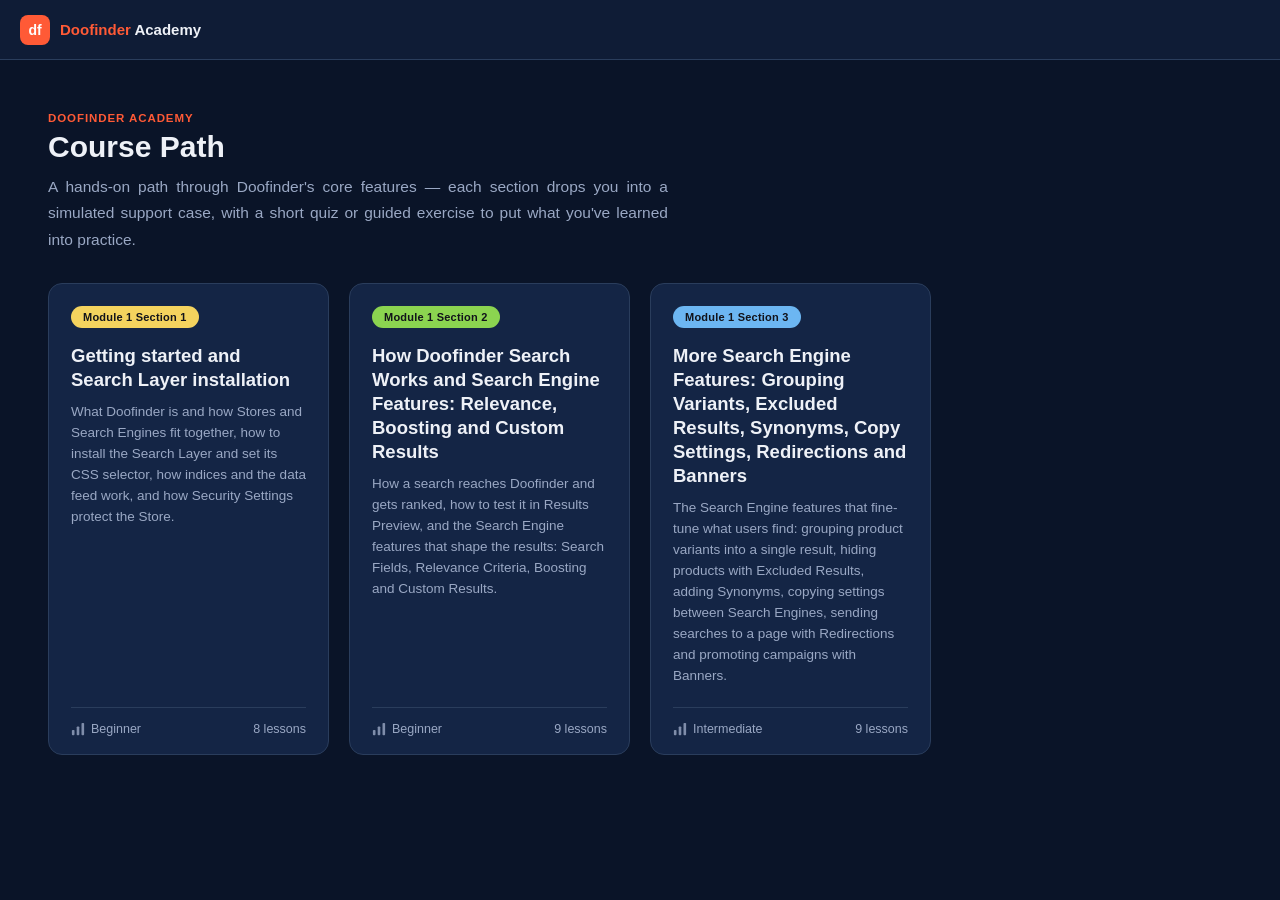
<file: academy/index.html>
<!DOCTYPE html>
<html lang="en">
<head>
<meta charset="UTF-8">
<meta name="viewport" content="width=device-width, initial-scale=1.0">
<title>Doofinder Academy</title>
<link rel="stylesheet" href="css/style.css?v=252">
</head>
<body>
<div id="app">

  <header class="topbar">
    <div class="brand">
      <div class="brand-mark">df</div>
      <div class="brand-name"><span>Doofinder</span> Academy</div>
    </div>
  </header>

  <div class="layout">
    <main class="main"><div class="main-inner home-inner">

      <div class="eyebrow">DOOFINDER ACADEMY</div>
      <h1 class="page-title">Course Path</h1>
      <p class="home-hero">A hands-on path through Doofinder's core features — each section drops you into a simulated support case, with a short quiz or guided exercise to put what you've learned into practice.</p>

      <div class="course-grid">
        <a class="course-card" href="section1.html">
          <span class="course-card-pill course-card-pill-yellow">Module 1 Section 1</span>
          <h3 class="course-card-title">Getting started and Search Layer installation</h3>
          <p class="course-card-desc">What Doofinder is and how Stores and Search Engines fit together, how to install the Search Layer and set its CSS selector, how indices and the data feed work, and how Security Settings protect the Store.</p>
          <div class="course-card-footer">
            <span class="course-card-level"><svg viewBox="0 0 16 16" fill="none"><rect x="1" y="9" width="3" height="6" rx="1" fill="currentColor"/><rect x="6.5" y="5" width="3" height="10" rx="1" fill="currentColor"/><rect x="12" y="1" width="3" height="14" rx="1" fill="currentColor"/></svg> Beginner</span>
            <span class="course-card-lessons">8 lessons</span>
          </div>
        </a>

        <a class="course-card" href="section2.html">
          <span class="course-card-pill course-card-pill-green">Module 1 Section 2</span>
          <h3 class="course-card-title">How Doofinder Search Works and Search Engine Features: Relevance, Boosting and Custom Results</h3>
          <p class="course-card-desc">How a search reaches Doofinder and gets ranked, how to test it in Results Preview, and the Search Engine features that shape the results: Search Fields, Relevance Criteria, Boosting and Custom Results.</p>
          <div class="course-card-footer">
            <span class="course-card-level"><svg viewBox="0 0 16 16" fill="none"><rect x="1" y="9" width="3" height="6" rx="1" fill="currentColor"/><rect x="6.5" y="5" width="3" height="10" rx="1" fill="currentColor"/><rect x="12" y="1" width="3" height="14" rx="1" fill="currentColor"/></svg> Beginner</span>
            <span class="course-card-lessons">9 lessons</span>
          </div>
        </a>

        <a class="course-card" href="section3.html">
          <span class="course-card-pill course-card-pill-blue">Module 1 Section 3</span>
          <h3 class="course-card-title">More Search Engine Features: Grouping Variants, Excluded Results, Synonyms, Copy Settings, Redirections and Banners</h3>
          <p class="course-card-desc">The Search Engine features that fine-tune what users find: grouping product variants into a single result, hiding products with Excluded Results, adding Synonyms, copying settings between Search Engines, sending searches to a page with Redirections and promoting campaigns with Banners.</p>
          <div class="course-card-footer">
            <span class="course-card-level"><svg viewBox="0 0 16 16" fill="none"><rect x="1" y="9" width="3" height="6" rx="1" fill="currentColor"/><rect x="6.5" y="5" width="3" height="10" rx="1" fill="currentColor"/><rect x="12" y="1" width="3" height="14" rx="1" fill="currentColor"/></svg> Intermediate</span>
            <span class="course-card-lessons">9 lessons</span>
          </div>
        </a>
      </div>

    </div></main>
  </div>

</div>
</body>
</html>
</file>
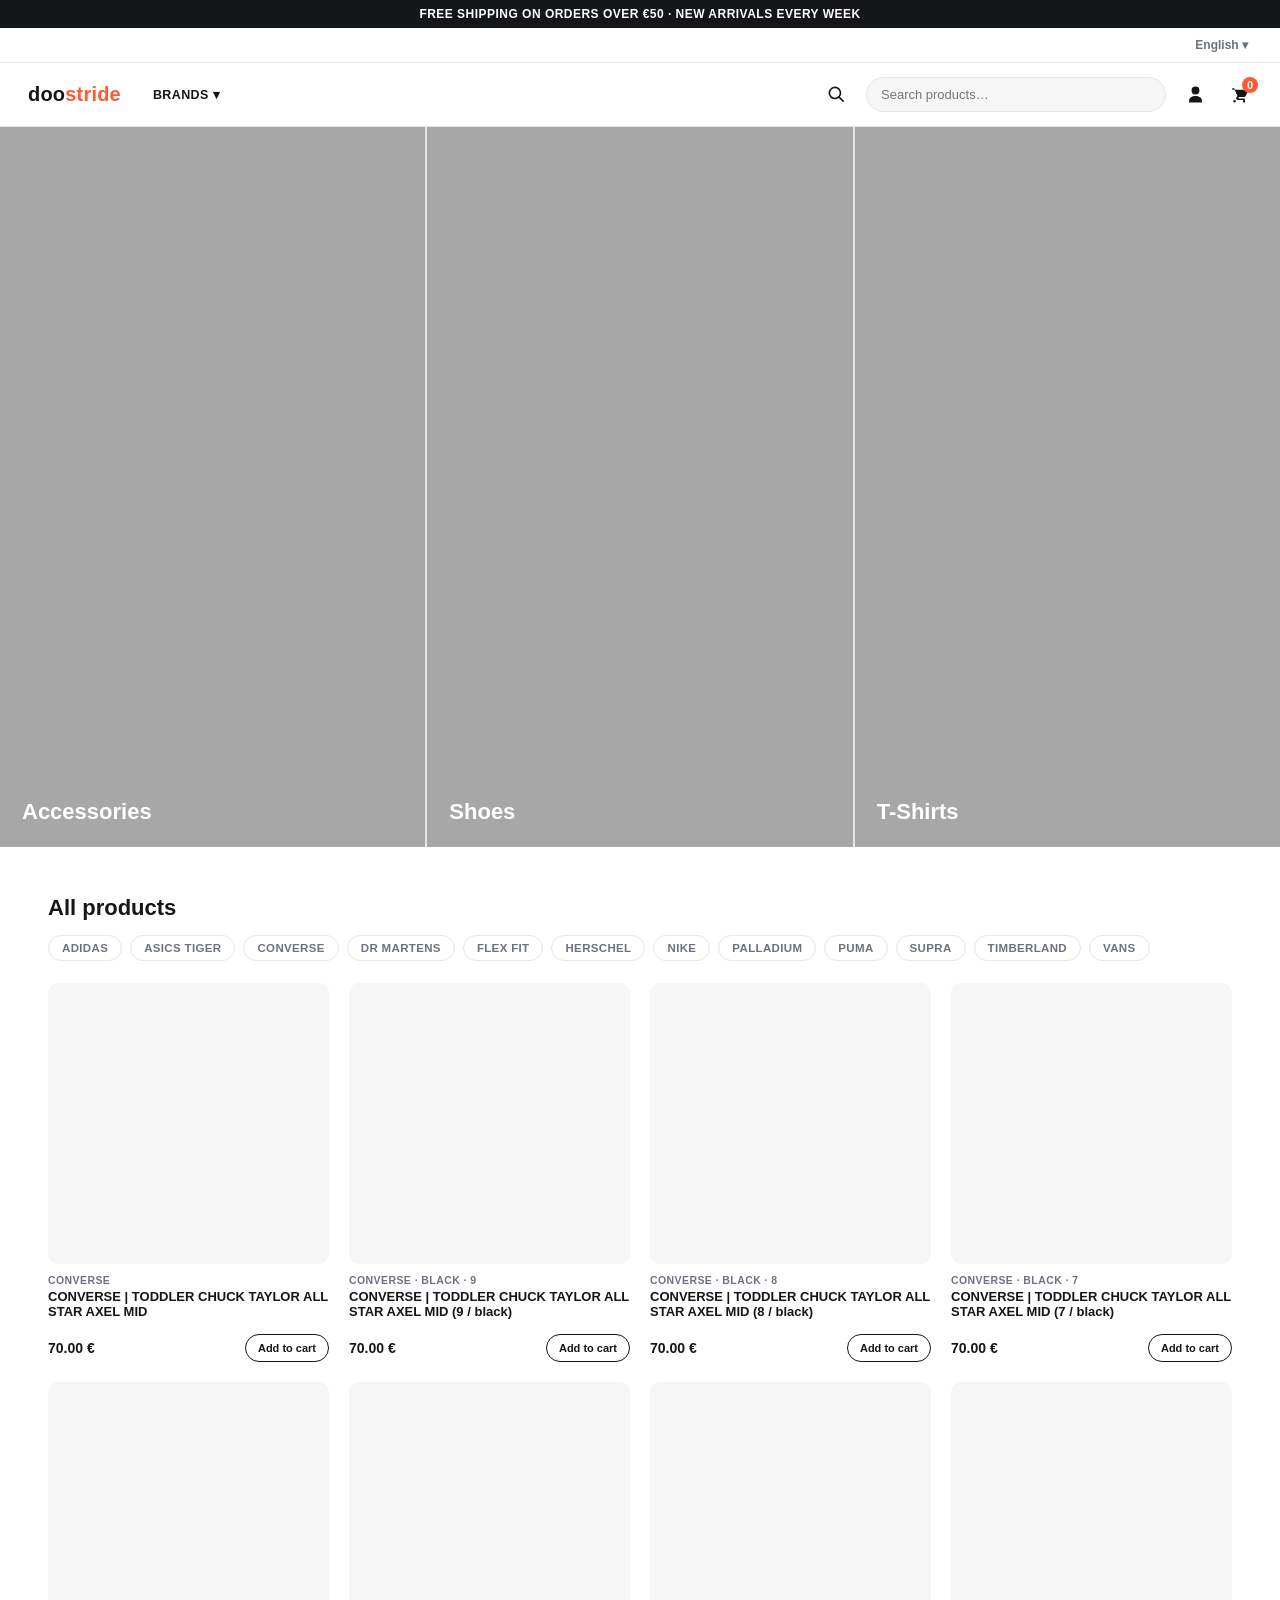
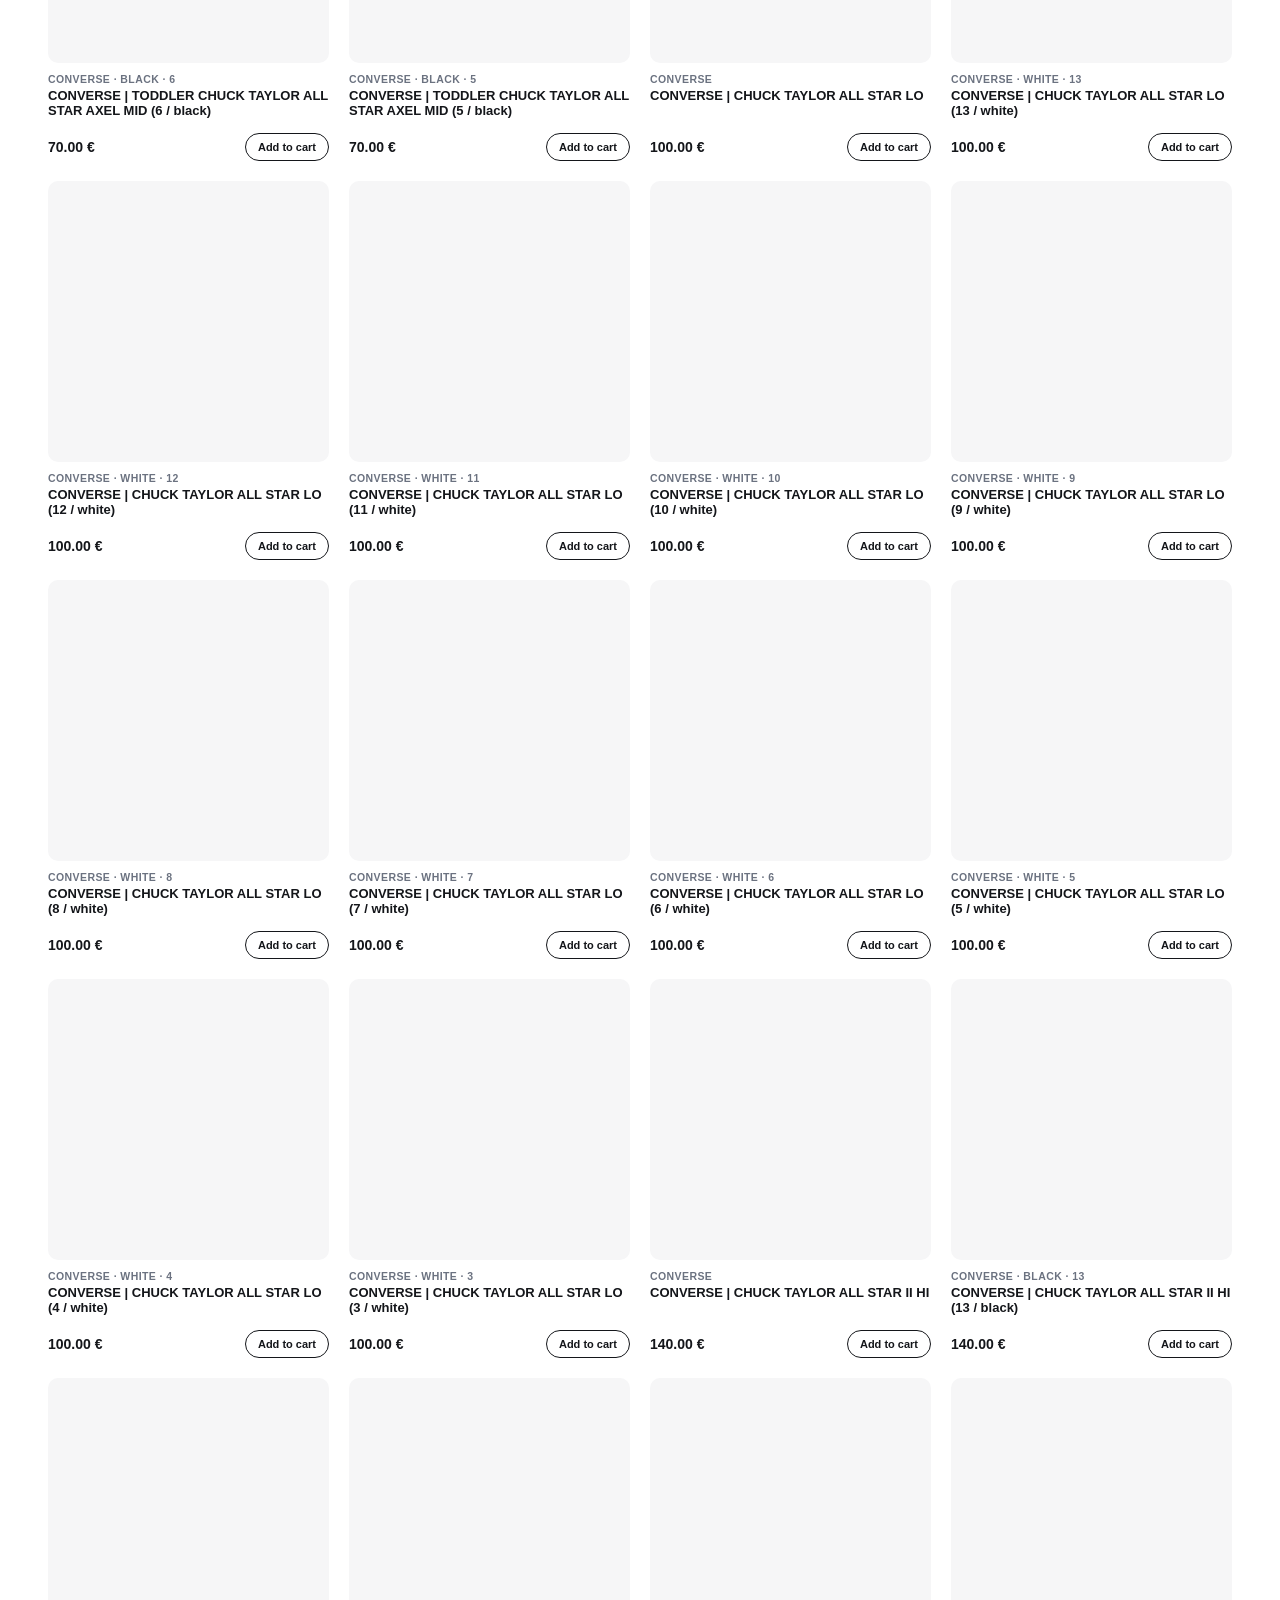
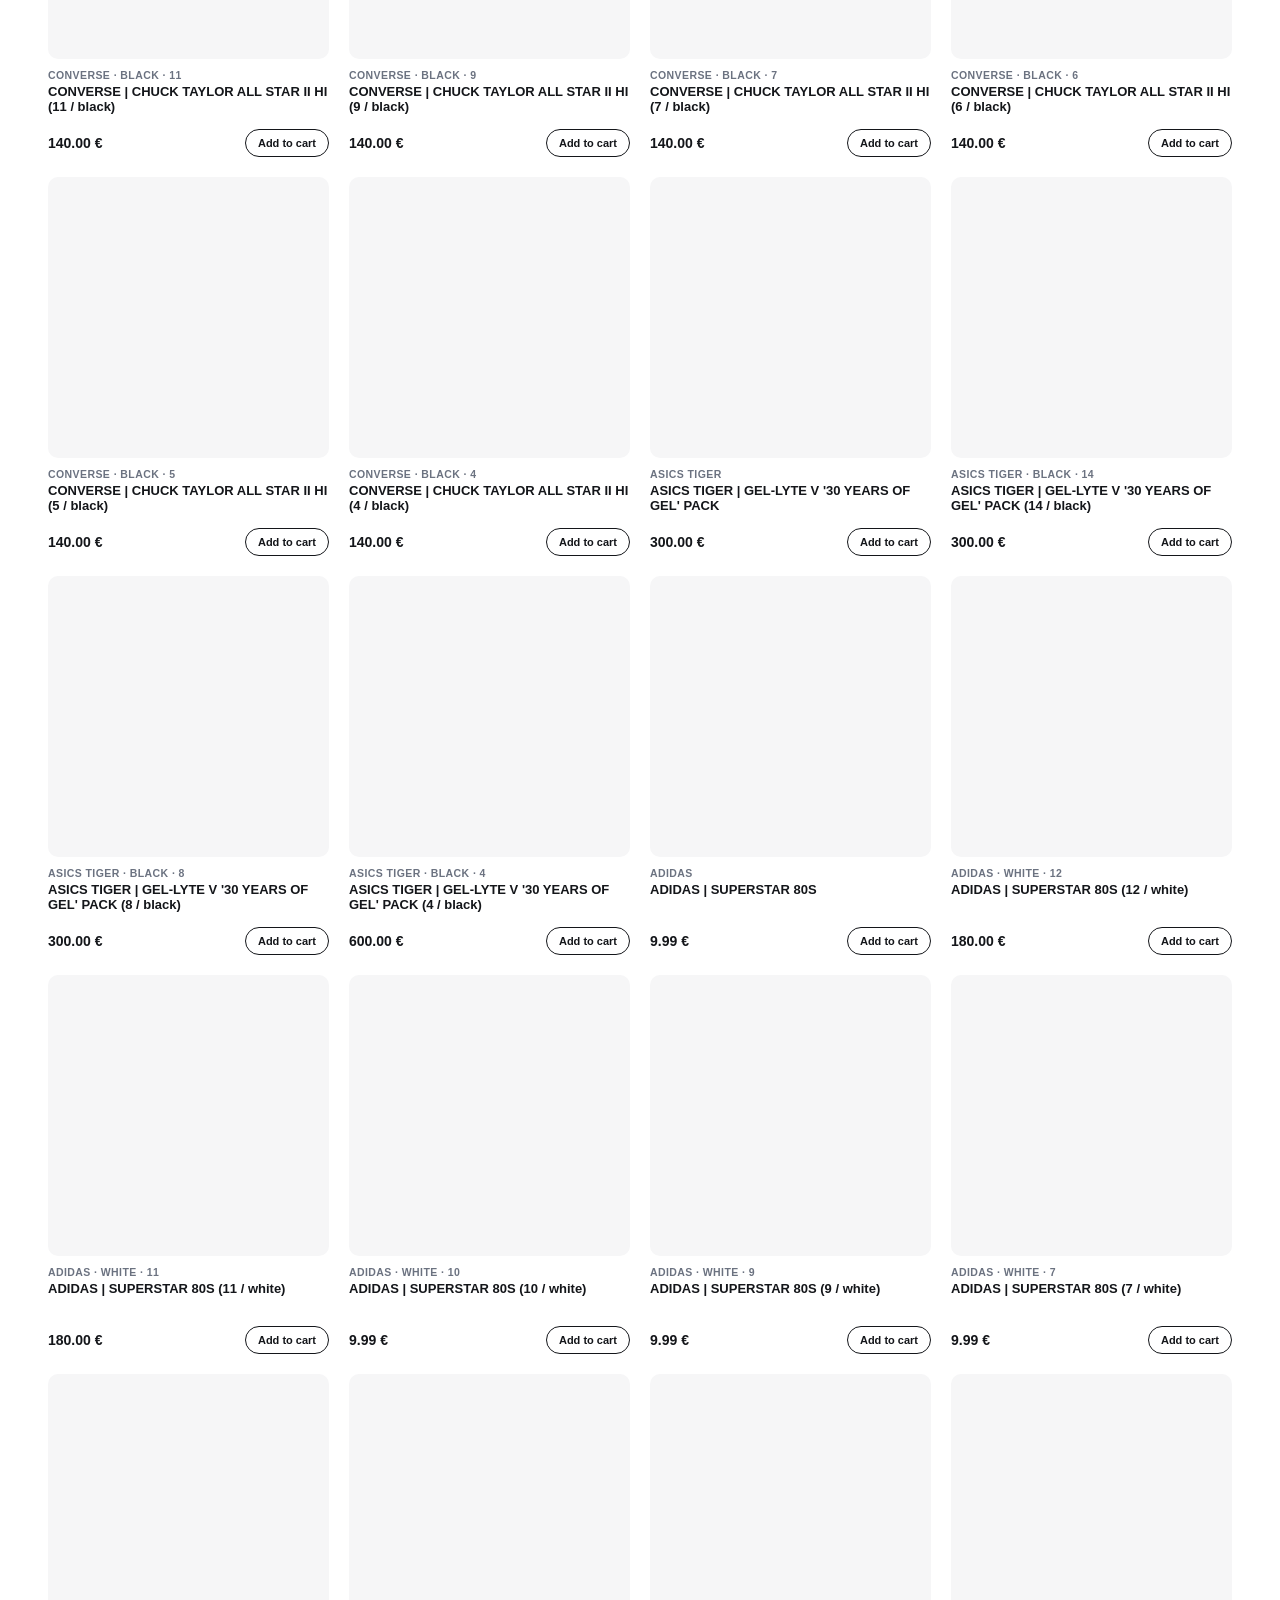
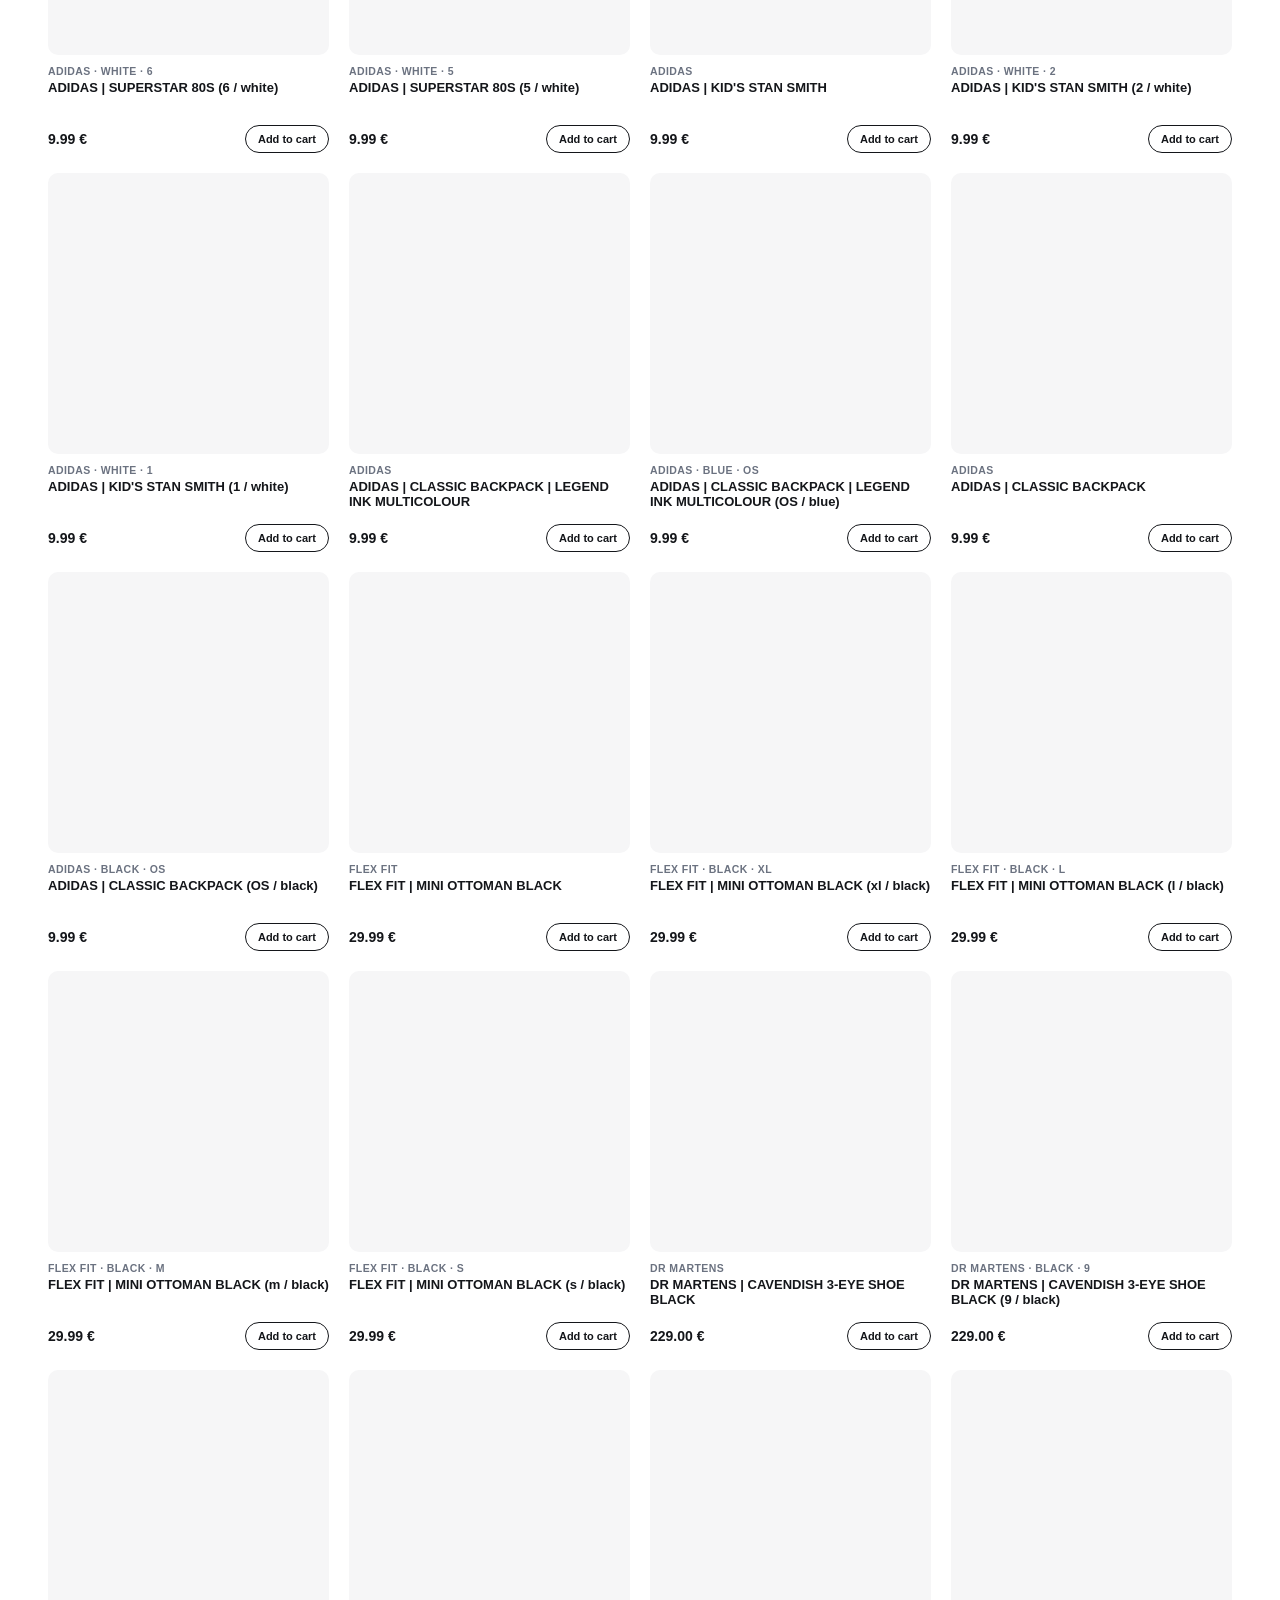
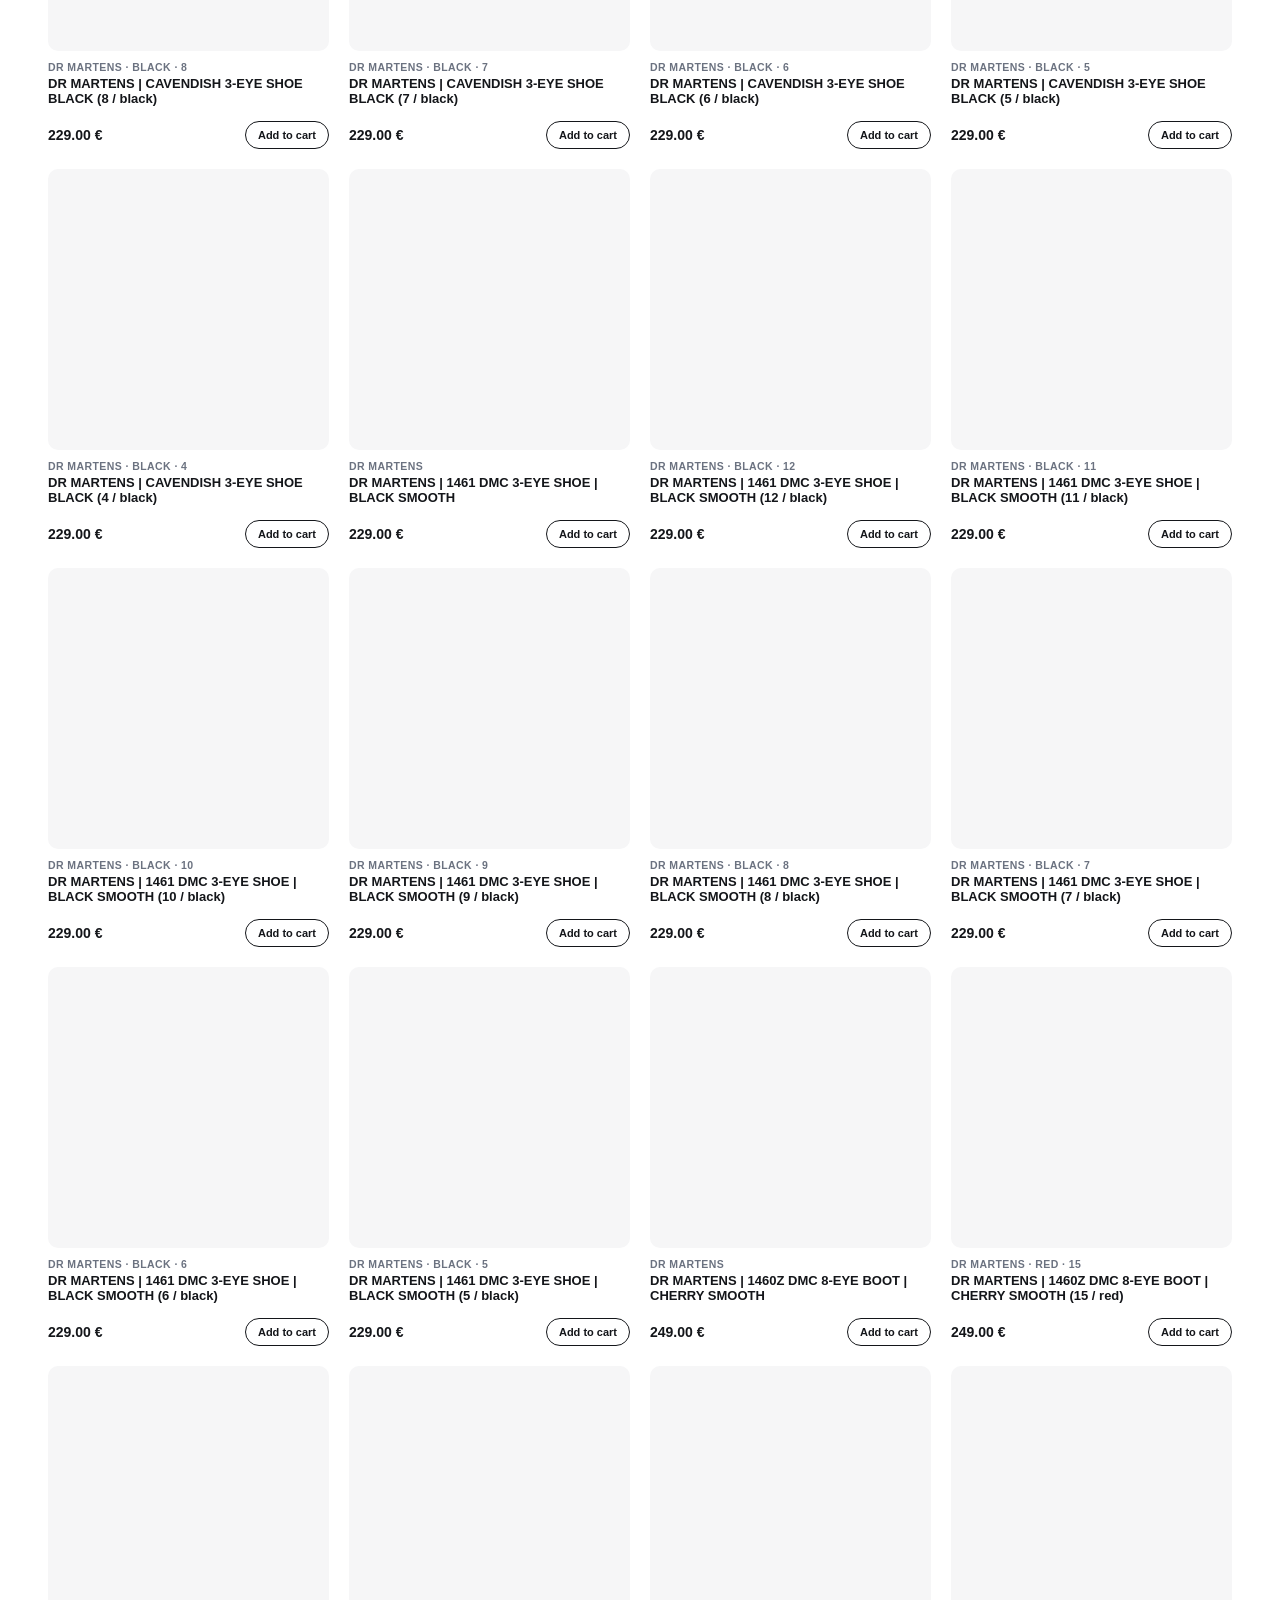
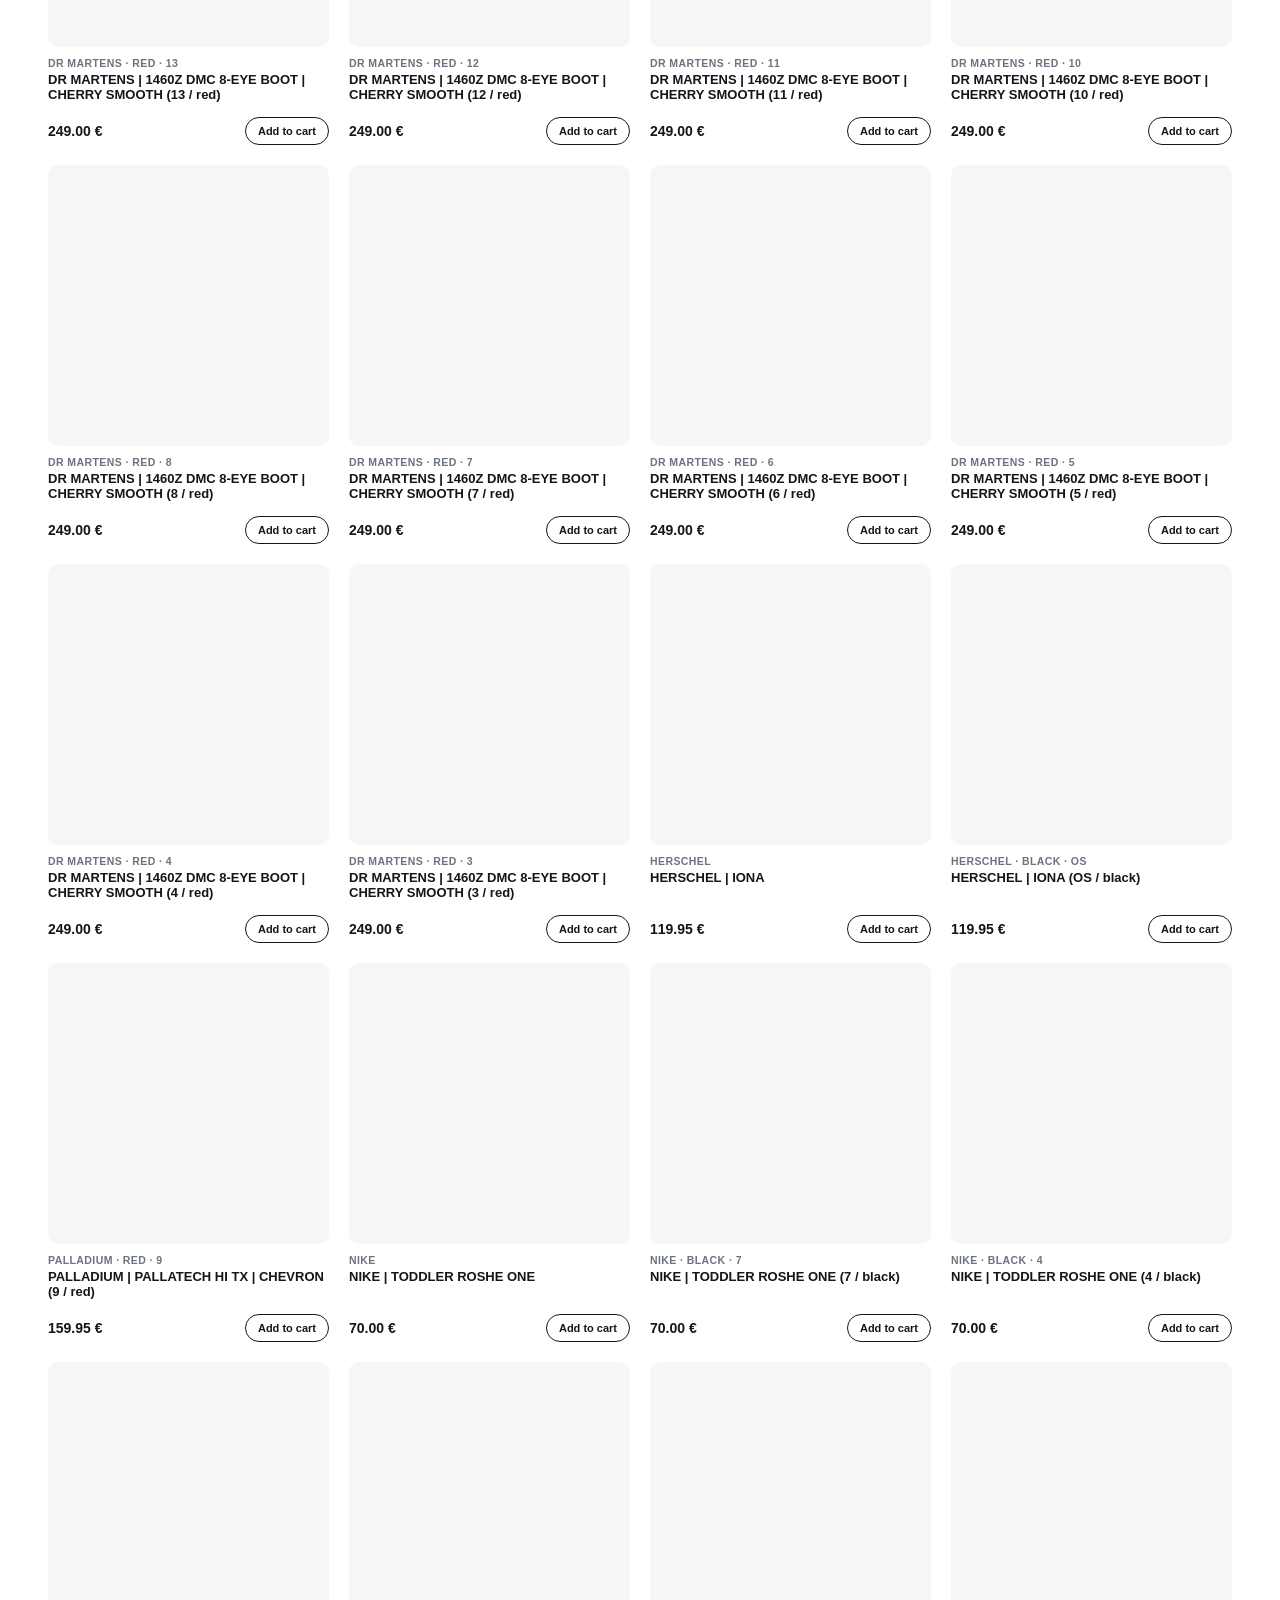
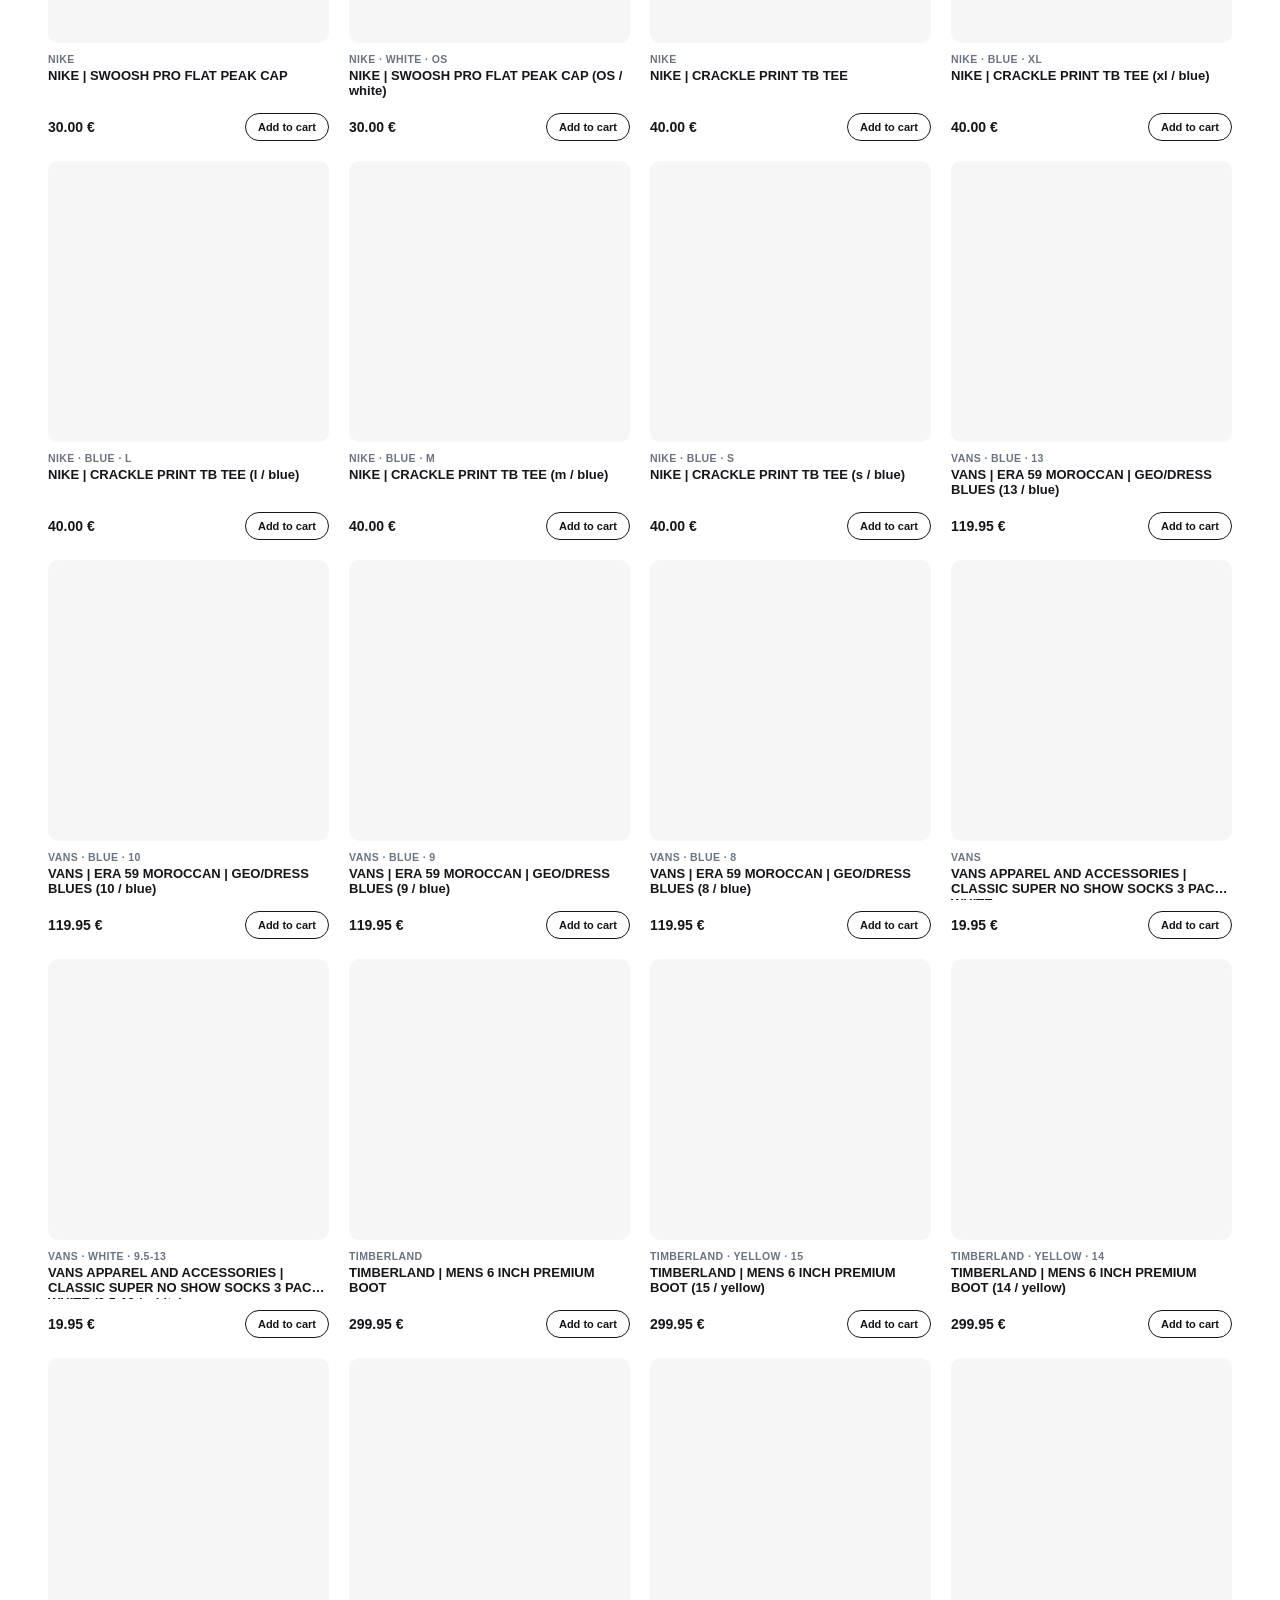
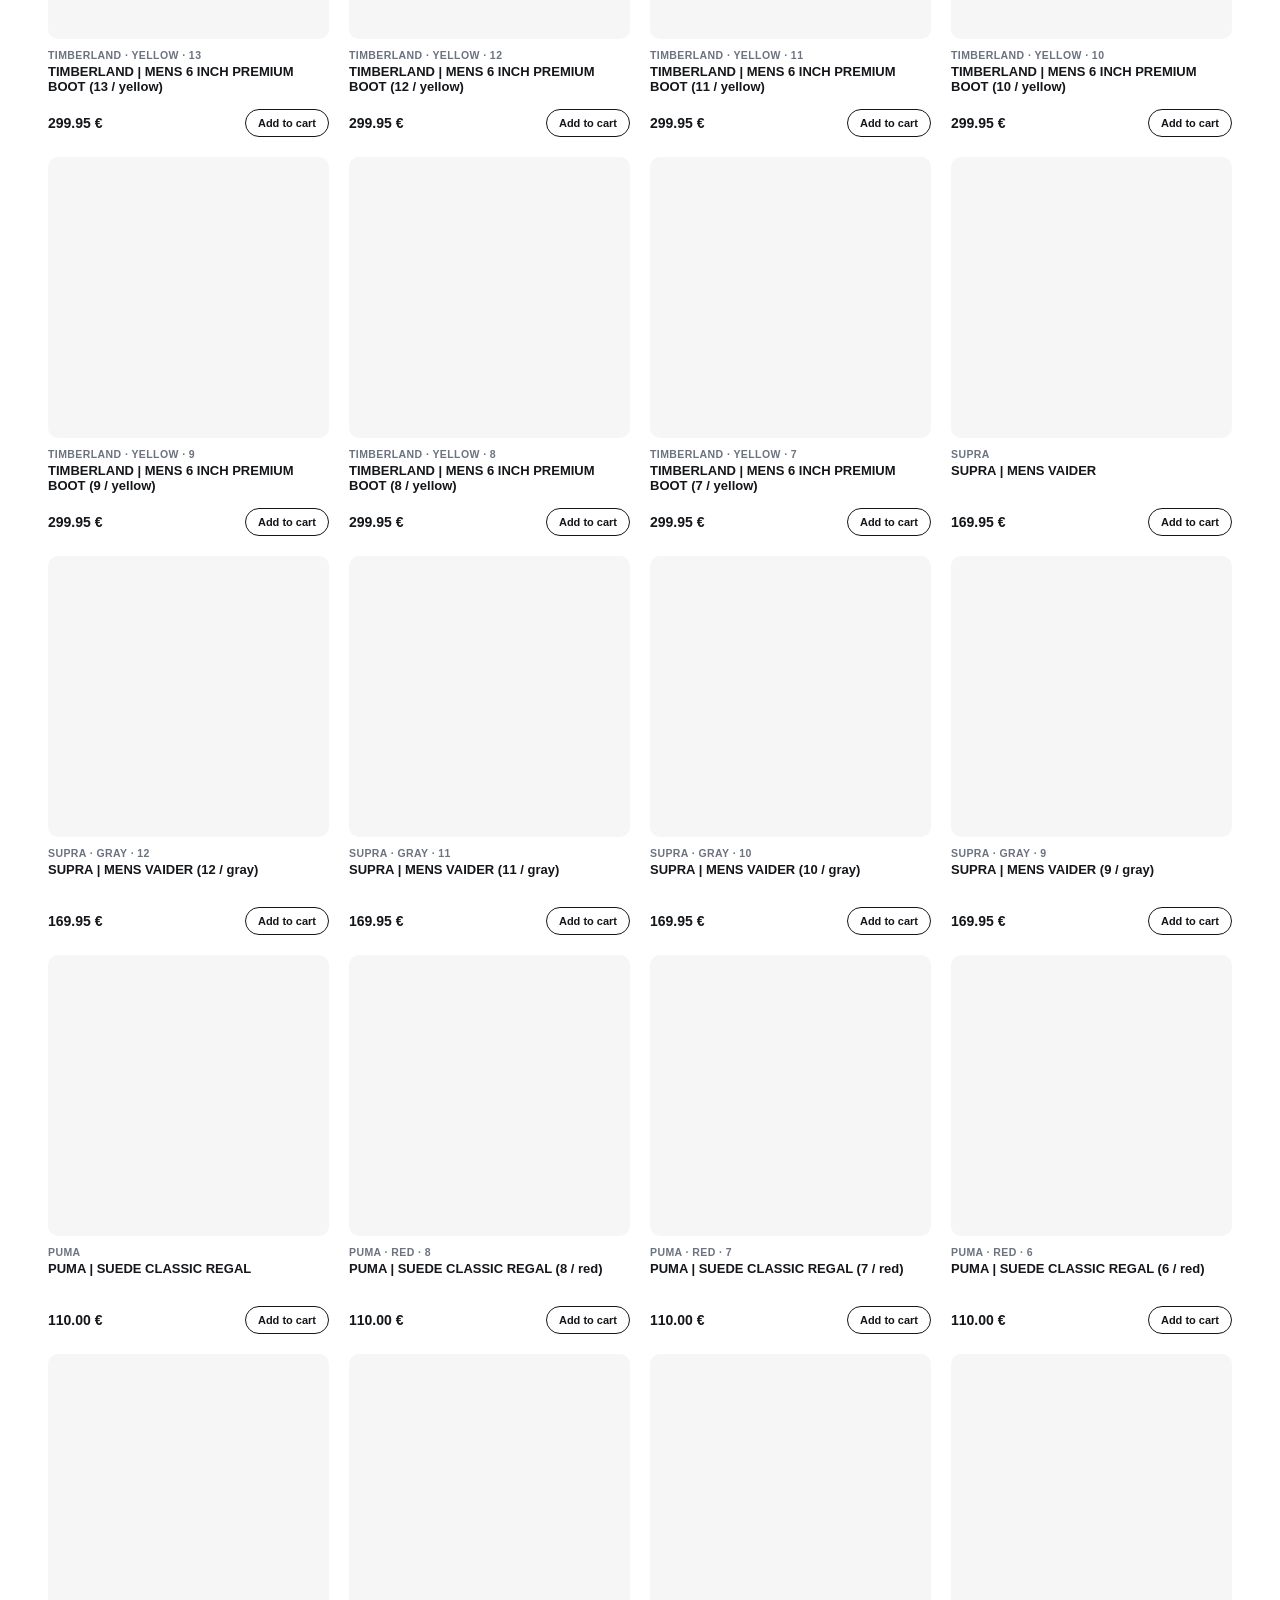
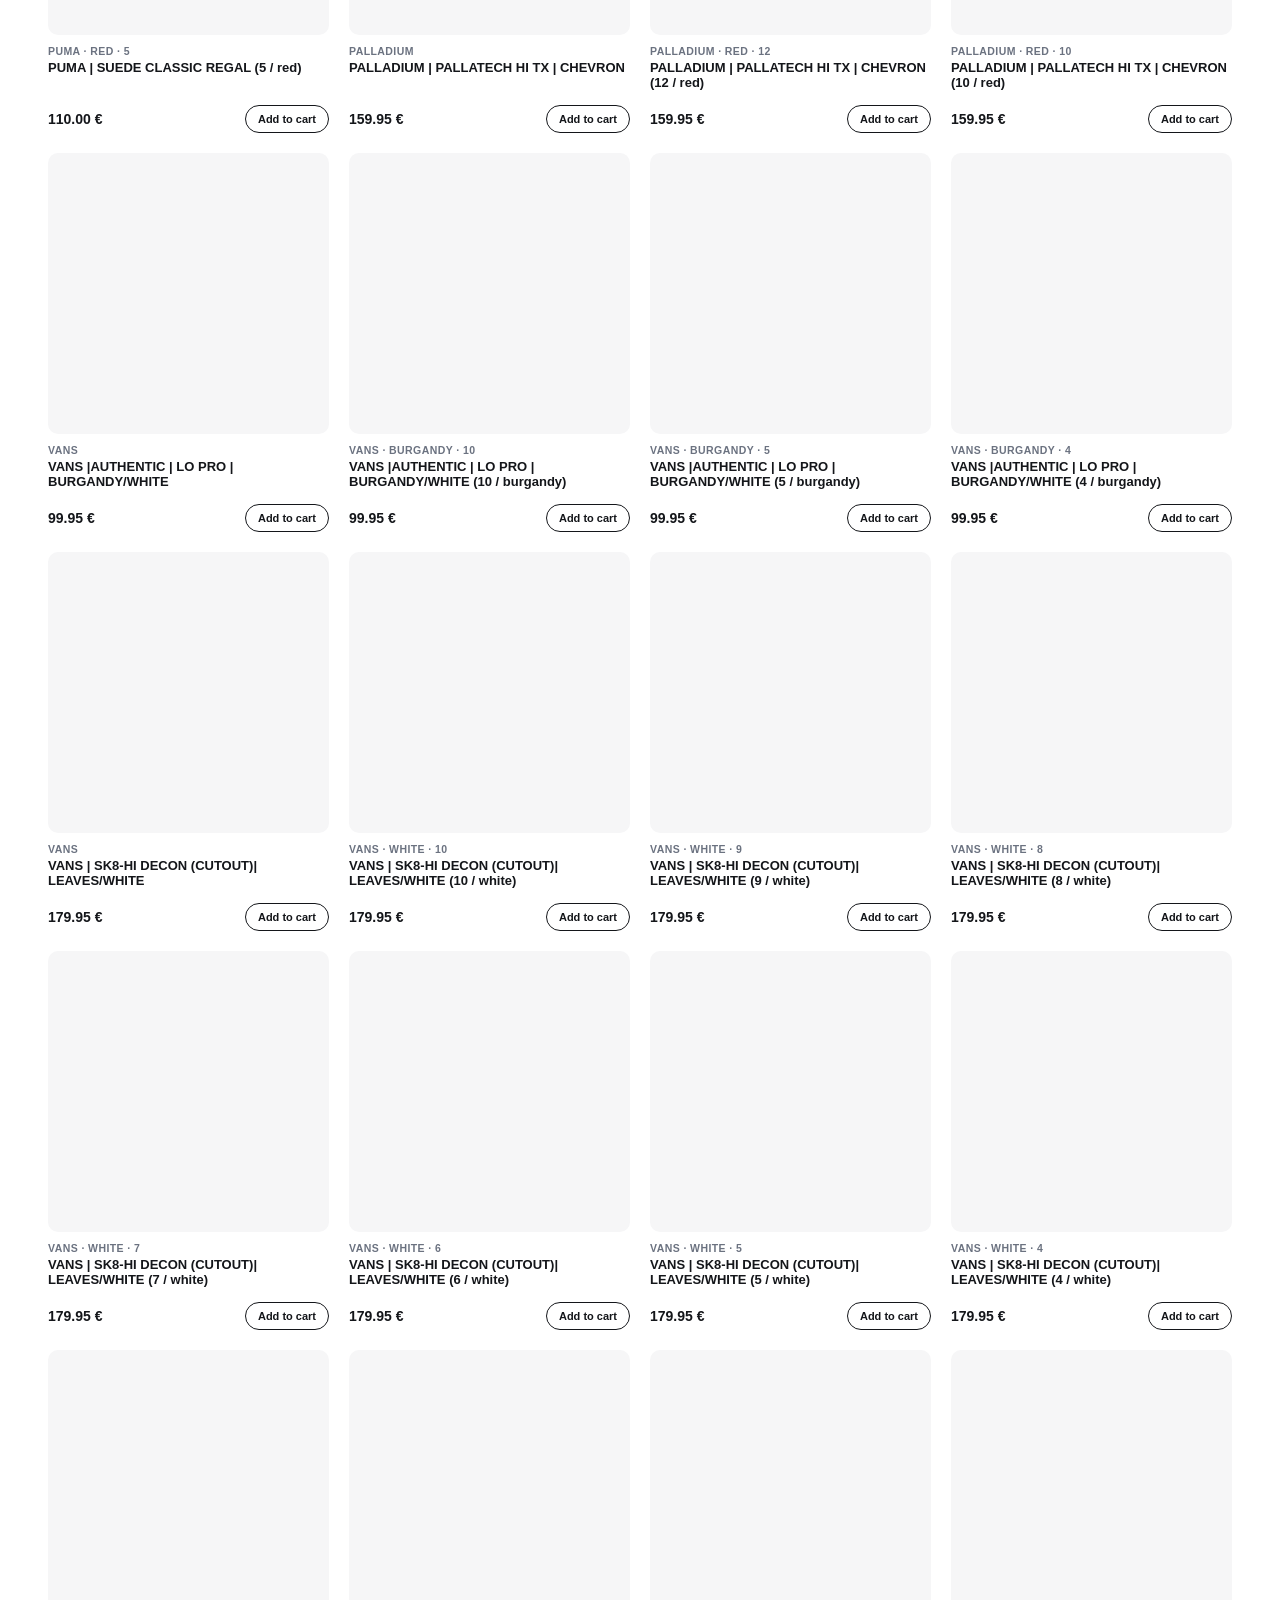
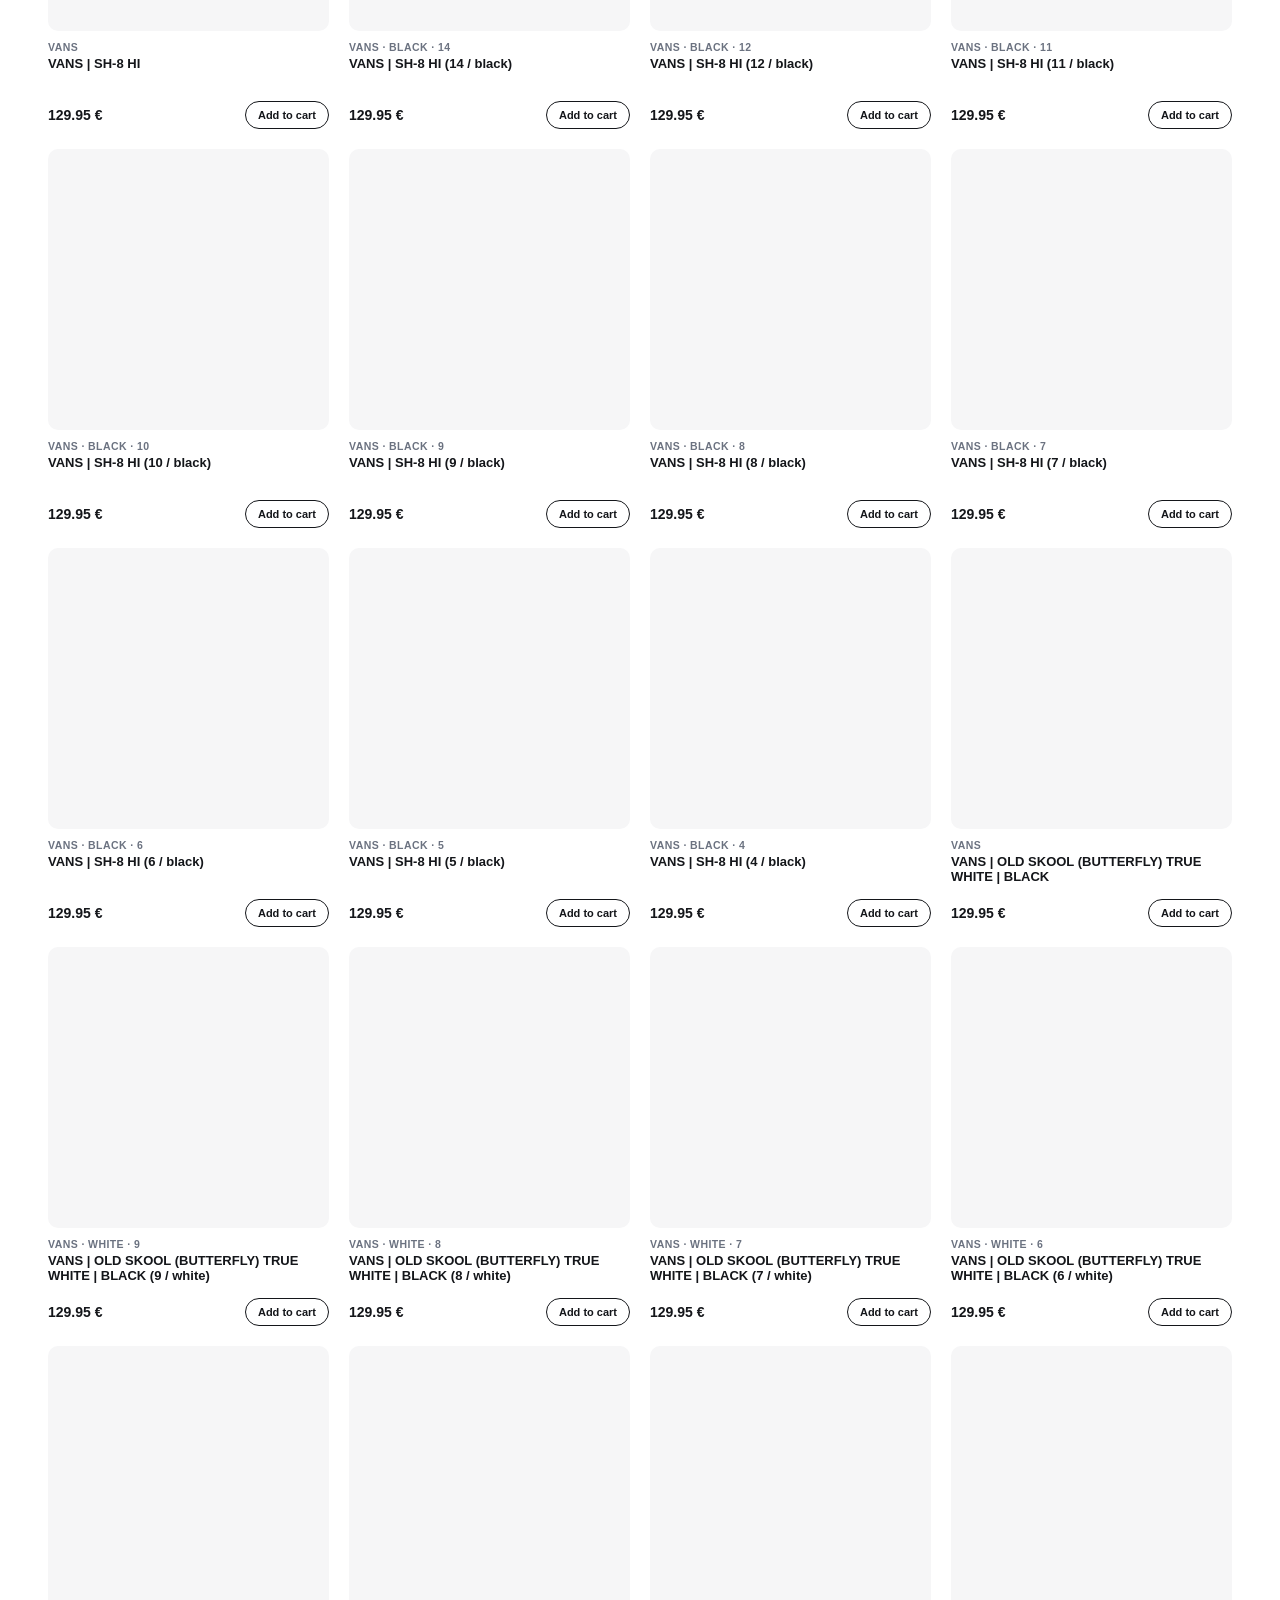
<file: academy/store/index.html>
<!DOCTYPE html>
<html lang="en" id="html-root">
<head>
<meta charset="UTF-8">
<meta name="viewport" content="width=device-width, initial-scale=1.0">
<title>Doostride</title>
<link rel="stylesheet" href="css/store.css?v=13">
</head>
<body>

<div class="promo-bar" data-i18n="promo"></div>

<header class="site-header">
  <div class="header-top">
    <div class="lang-switch" id="lang-switch">
      <button class="lang-btn" data-action="toggle-lang-menu" type="button">
        <span id="lang-current">English</span> ▾
      </button>
      <div class="lang-menu" id="lang-menu">
        <div data-action="set-lang" data-lang="en">English</div>
        <div data-action="set-lang" data-lang="es">Español</div>
      </div>
    </div>
  </div>

  <div class="header-main">
    <a class="logo" href="#/">doo<span>stride</span></a>

    <nav class="main-nav">
      <div class="nav-dropdown">
        <span data-i18n="navBrands">Brands ▾</span>
        <div class="dropdown-menu" id="brand-menu"></div>
      </div>
    </nav>

    <div class="header-actions">
      <button class="icon-btn search-toggle-btn" aria-label="Search" data-action="toggle-mobile-search" type="button">
        <svg viewBox="0 0 24 24" width="19" height="19"><path fill="currentColor" d="M10 2a8 8 0 1 0 4.9 14.32l5.39 5.39 1.41-1.41-5.39-5.39A8 8 0 0 0 10 2Zm0 2a6 6 0 1 1 0 12 6 6 0 0 1 0-12Z"/></svg>
      </button>
      <div class="search-wrap">
        <input id="doostride-search" type="text" autocomplete="off" />
        <div id="df-results-mount"></div>
      </div>
      <button class="icon-btn" aria-label="Account">
        <svg viewBox="0 0 24 24" width="19" height="19"><path fill="currentColor" d="M12 12a5 5 0 1 0 0-10 5 5 0 0 0 0 10Zm0 2c-4.4 0-8 2.2-8 5v3h16v-3c0-2.8-3.6-5-8-5Z"/></svg>
      </button>
      <button class="icon-btn cart-btn" aria-label="Cart">
        <svg viewBox="0 0 24 24" width="19" height="19"><path fill="currentColor" d="M7 4h-2v2h2l3.6 7.6-1.4 2.5A2 2 0 0 0 11 19h9v-2h-8.4l1.1-2h6.5a2 2 0 0 0 1.8-1.1l3-6A1 1 0 0 0 23 6H7.4l-.9-2H4v2ZM7 22a1.6 1.6 0 1 0 0-3.2A1.6 1.6 0 0 0 7 22Zm12 0a1.6 1.6 0 1 0 0-3.2A1.6 1.6 0 0 0 19 22Z"/></svg>
        <span id="cart-count">0</span>
      </button>
    </div>
  </div>
</header>

<main>
  <section class="cat-tiles" id="cat-tiles"></section>

  <section class="catalog" id="catalog">
    <div class="catalog-head">
      <h2 id="catalog-title"></h2>
      <div class="brand-chips" id="brand-chips"></div>
    </div>
    <div class="product-grid" id="product-grid"></div>
  </section>
</main>


<script src="../js/store-products.js?v=13"></script>
<script src="../js/search-engine.js?v=13"></script>
<script src="js/store.js?v=13"></script>
</body>
</html>
</file>
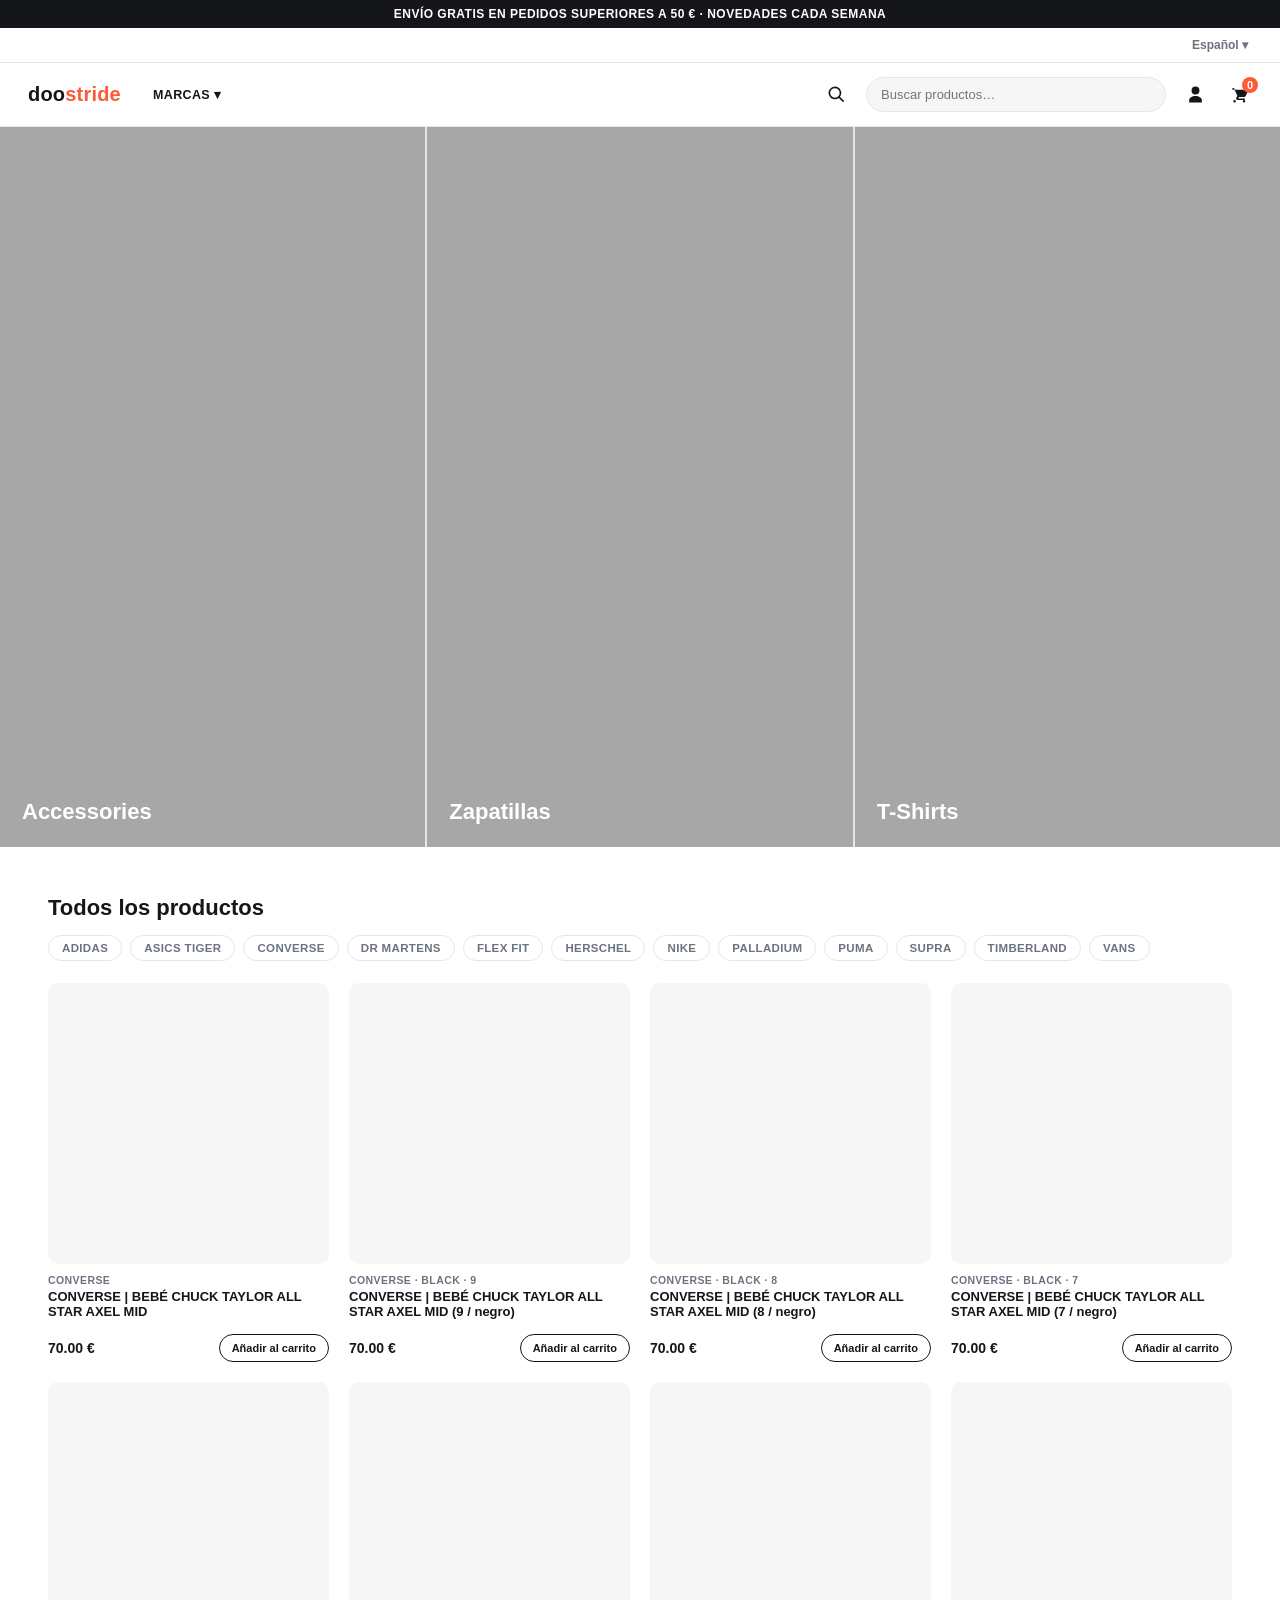
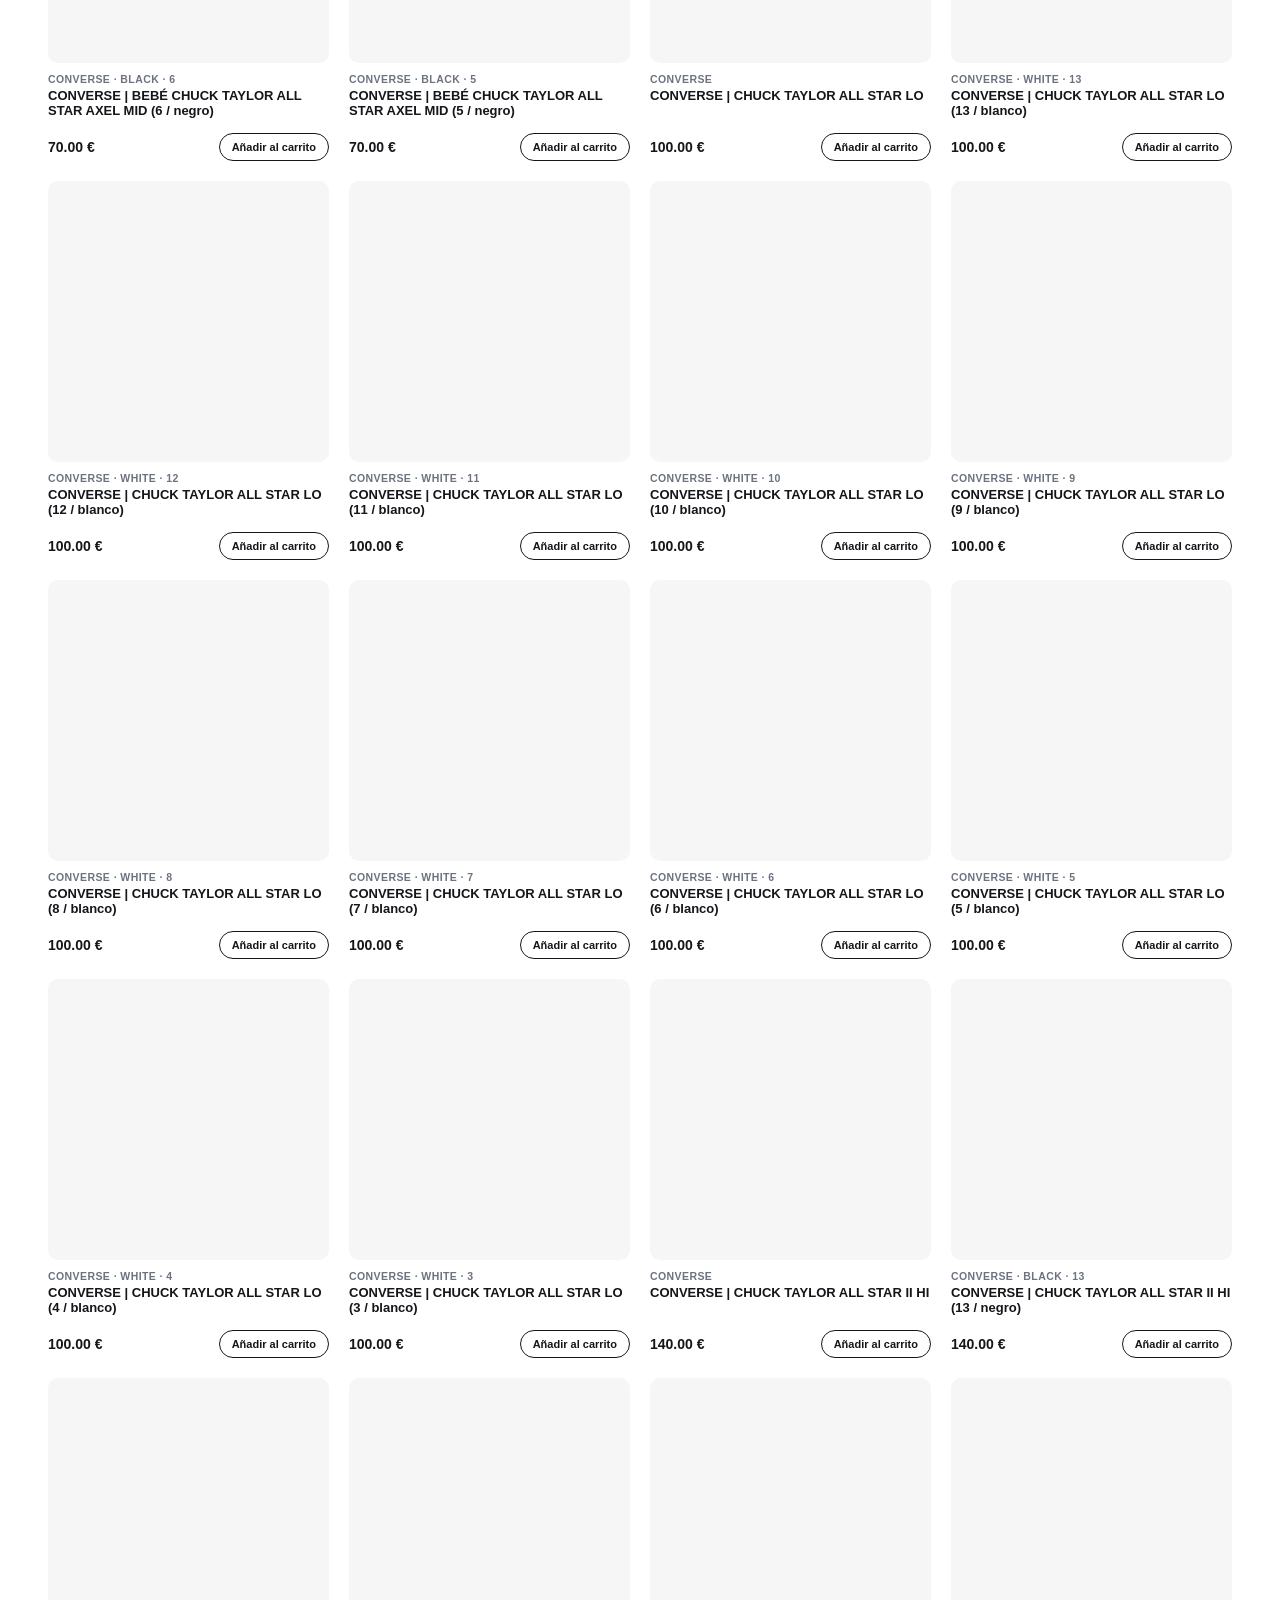
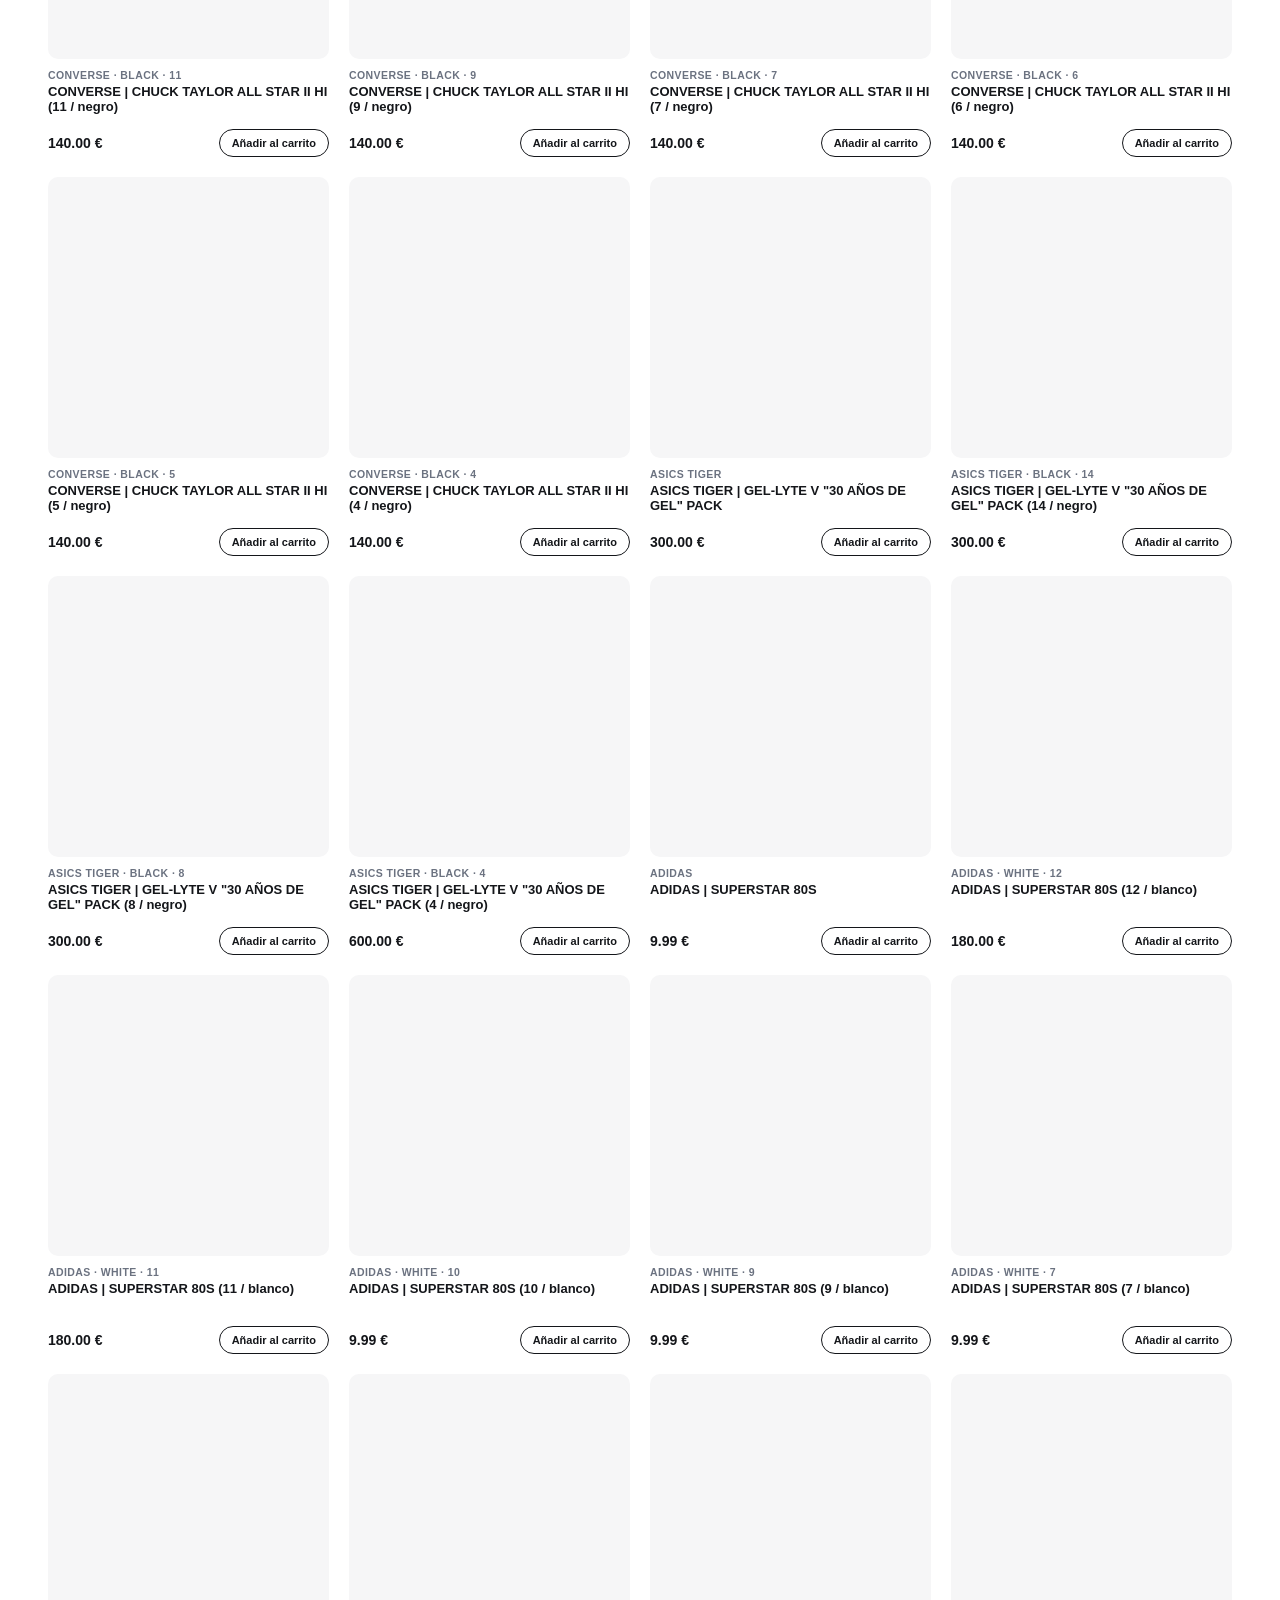
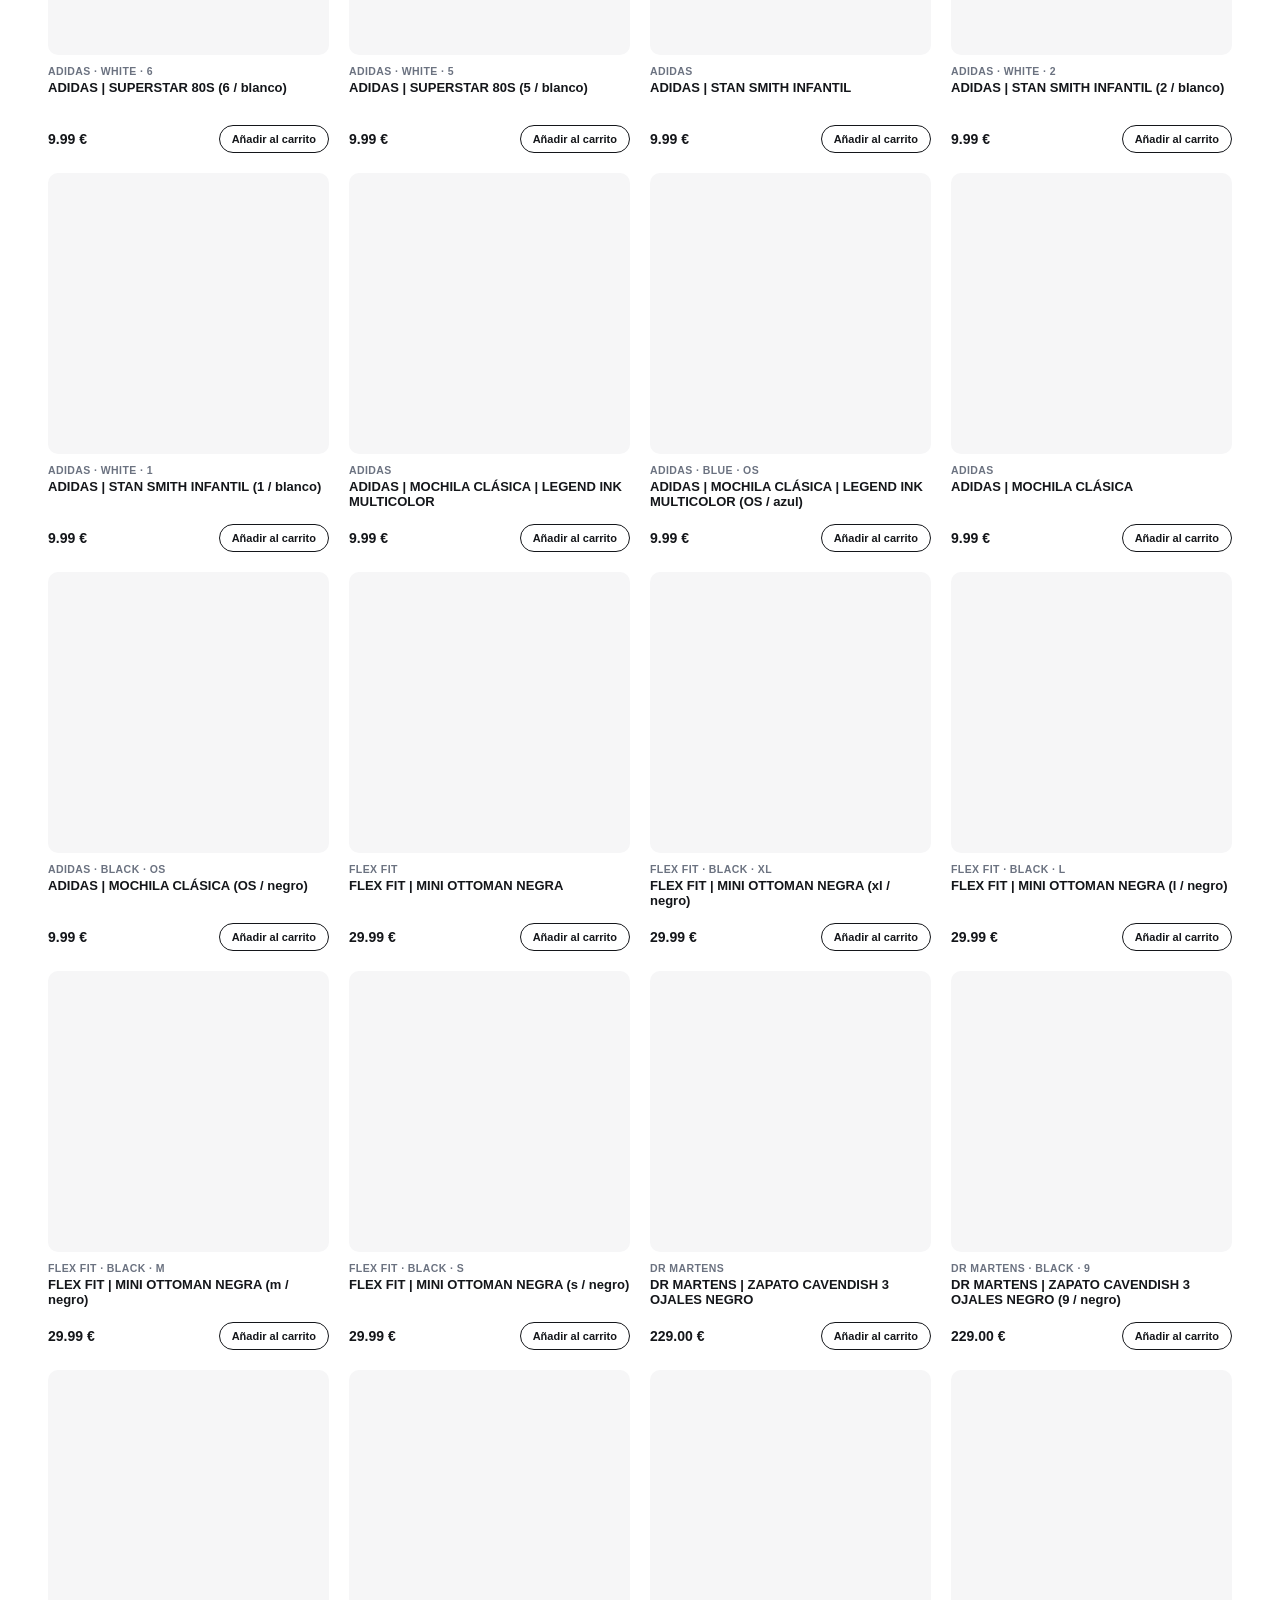
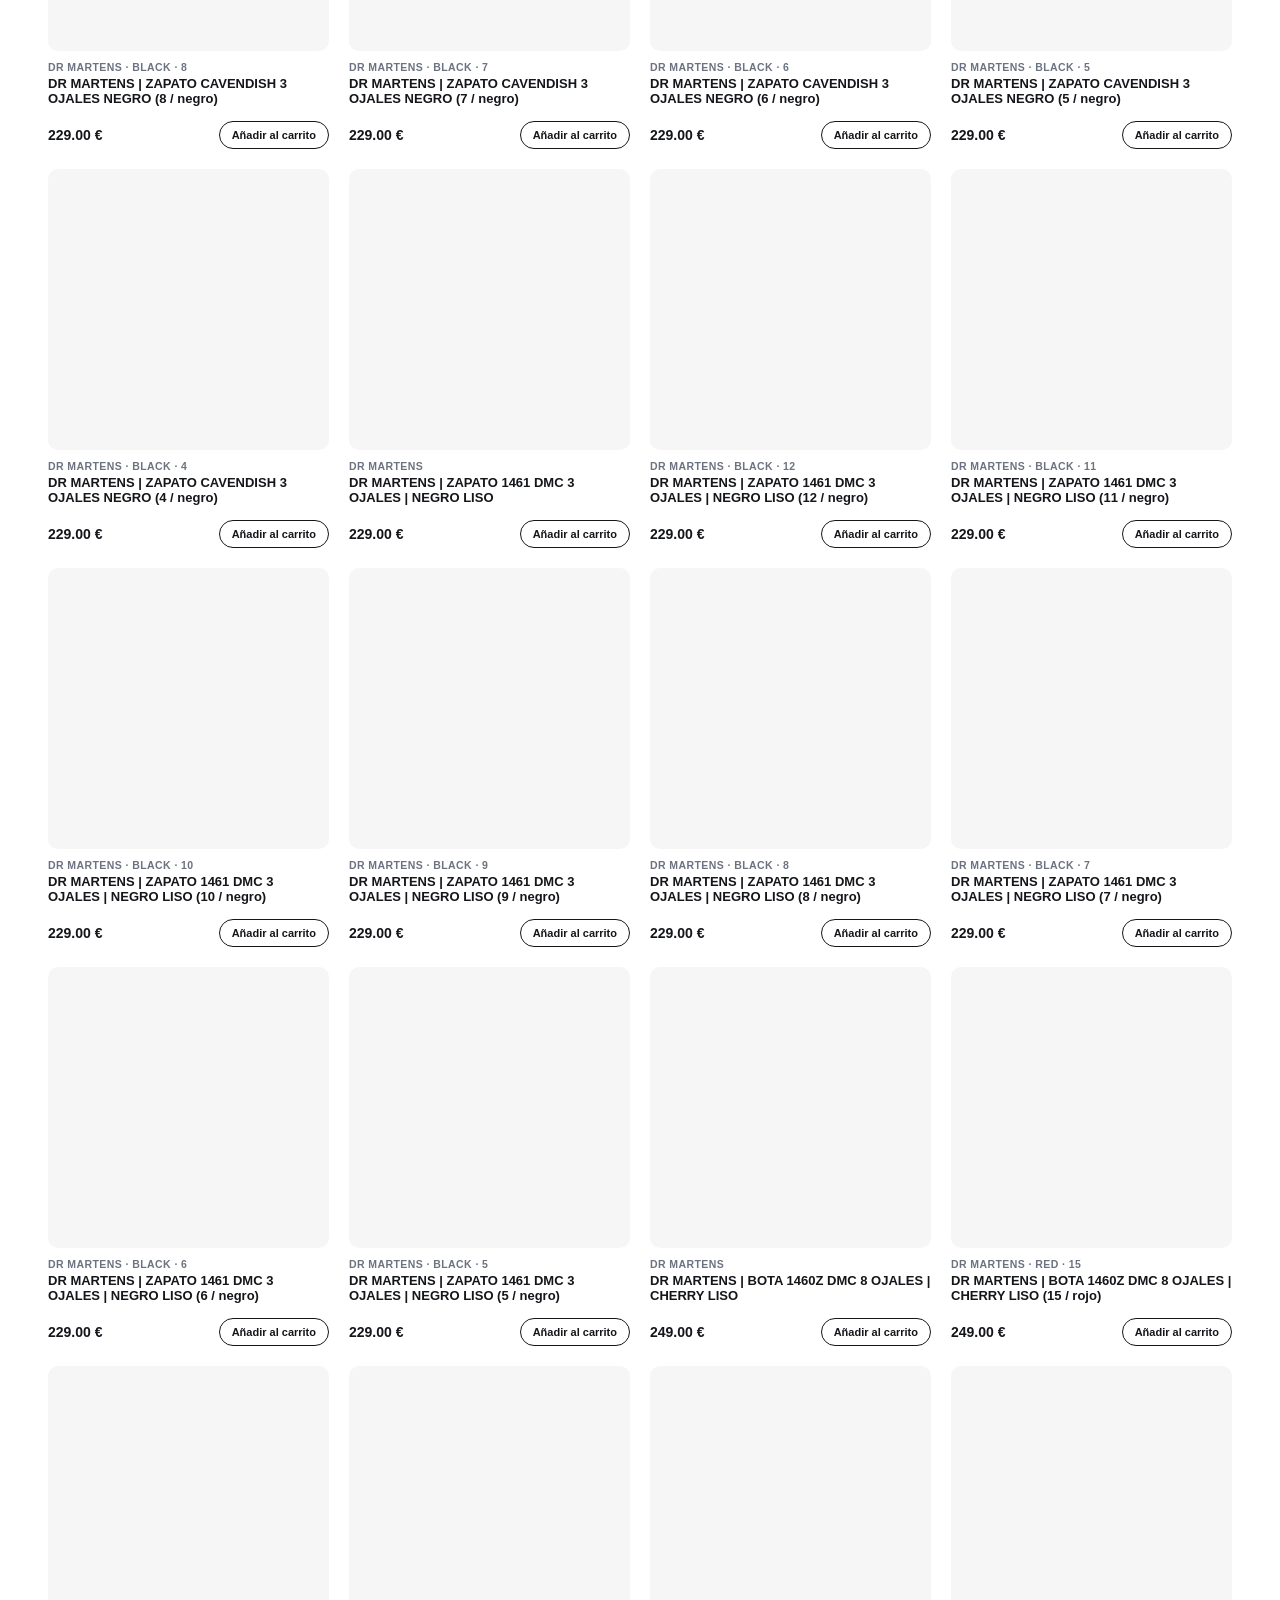
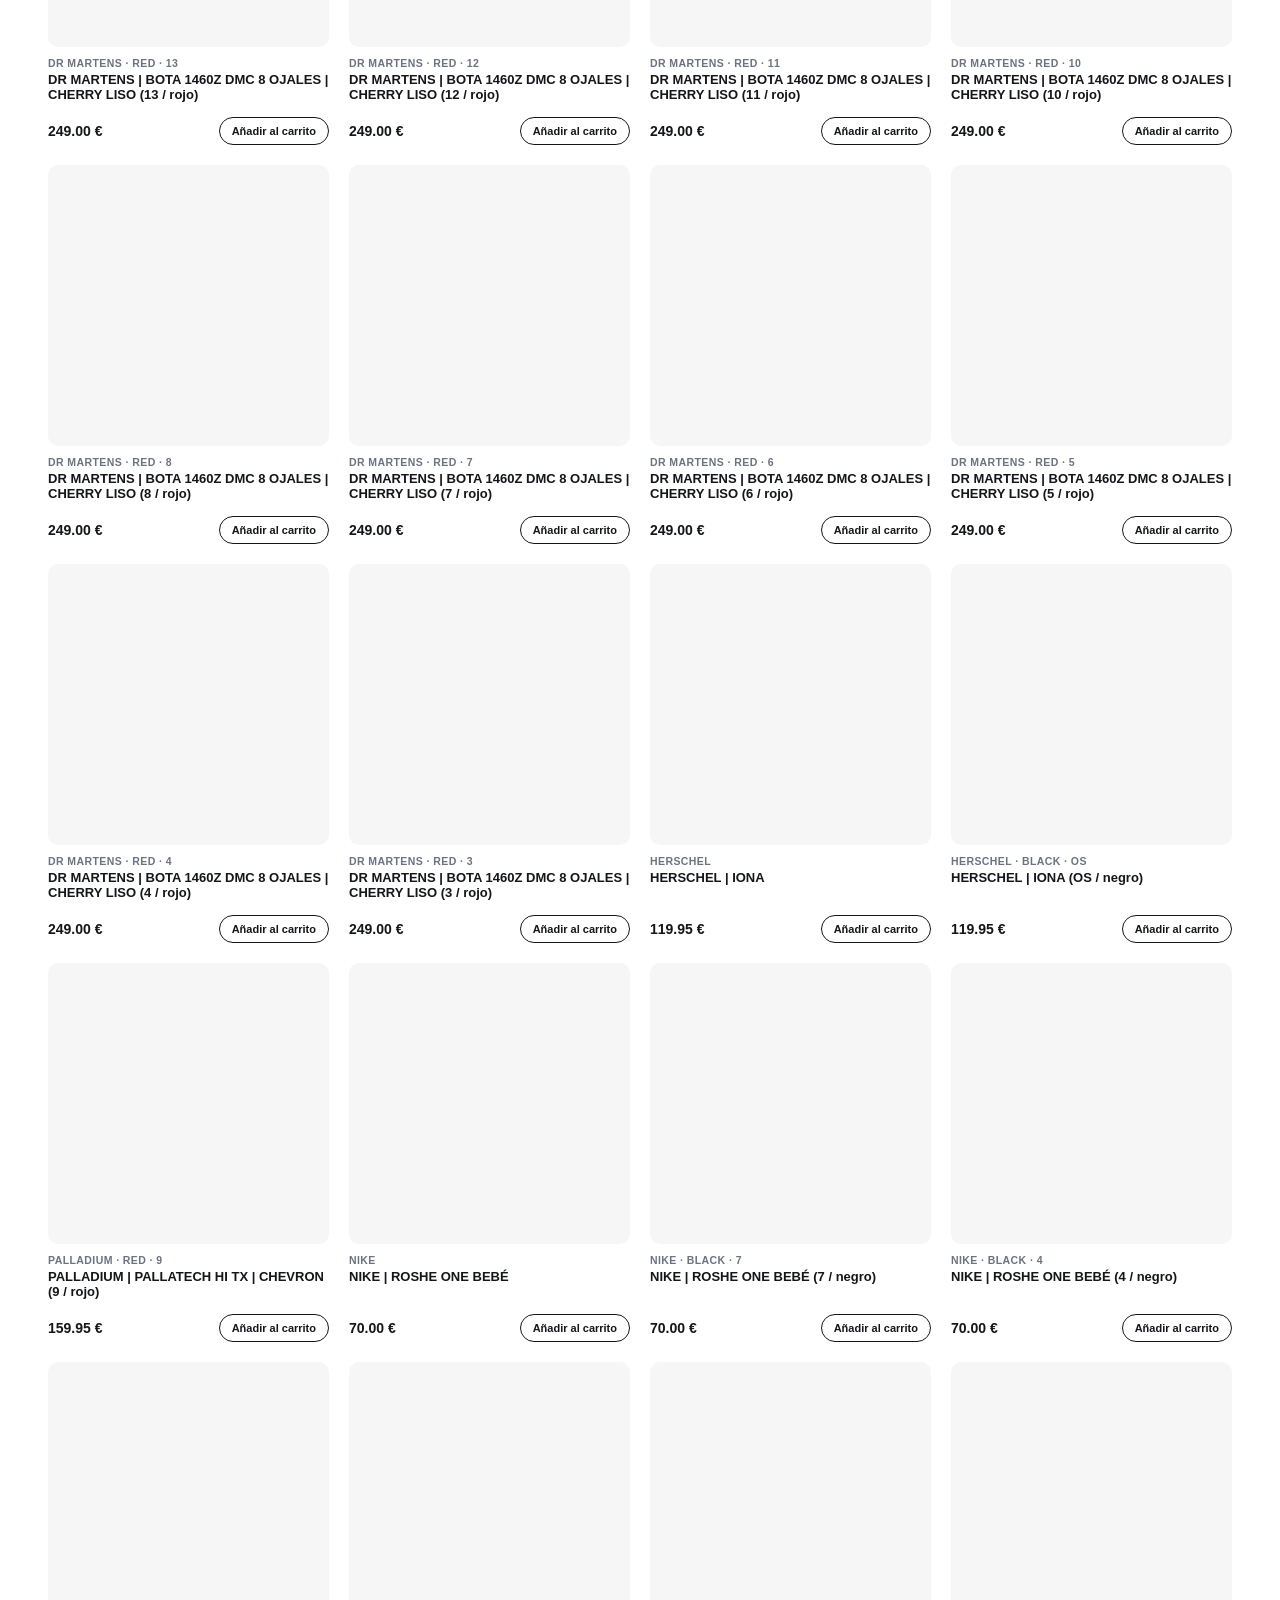
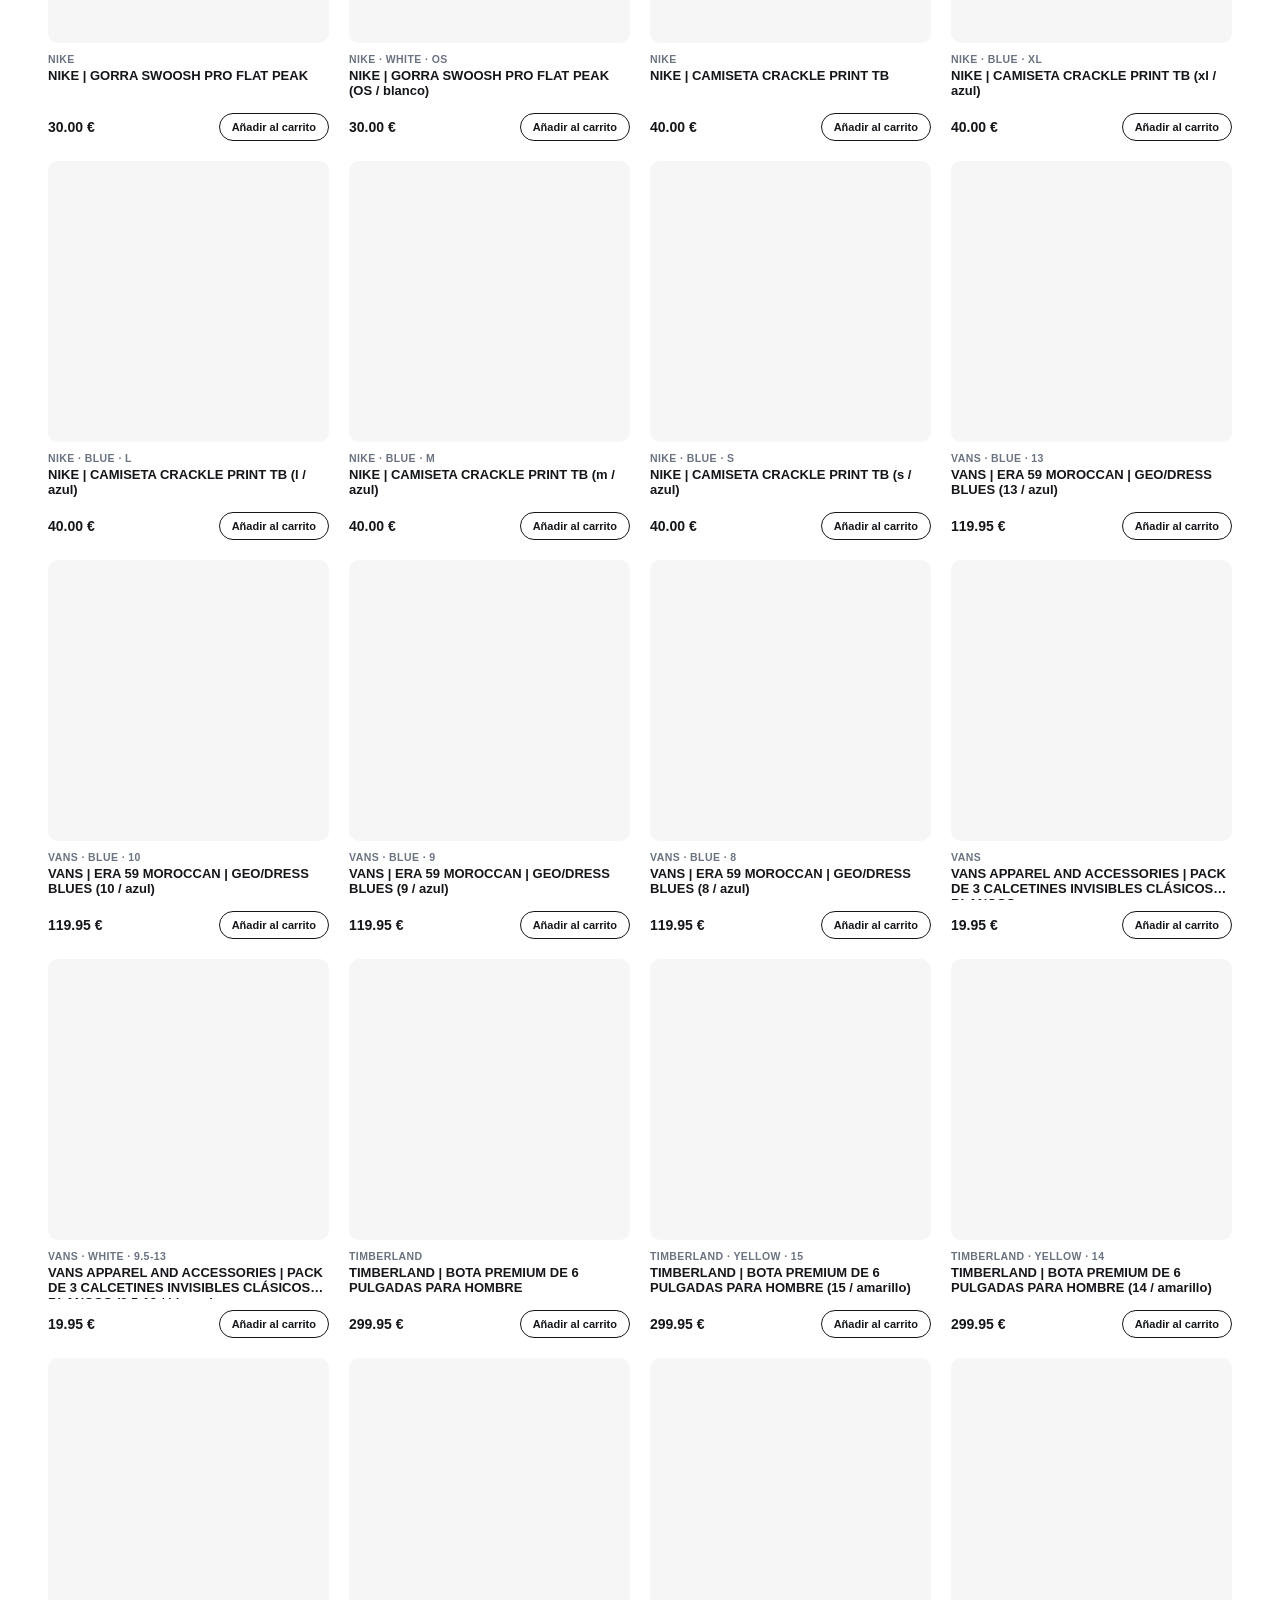
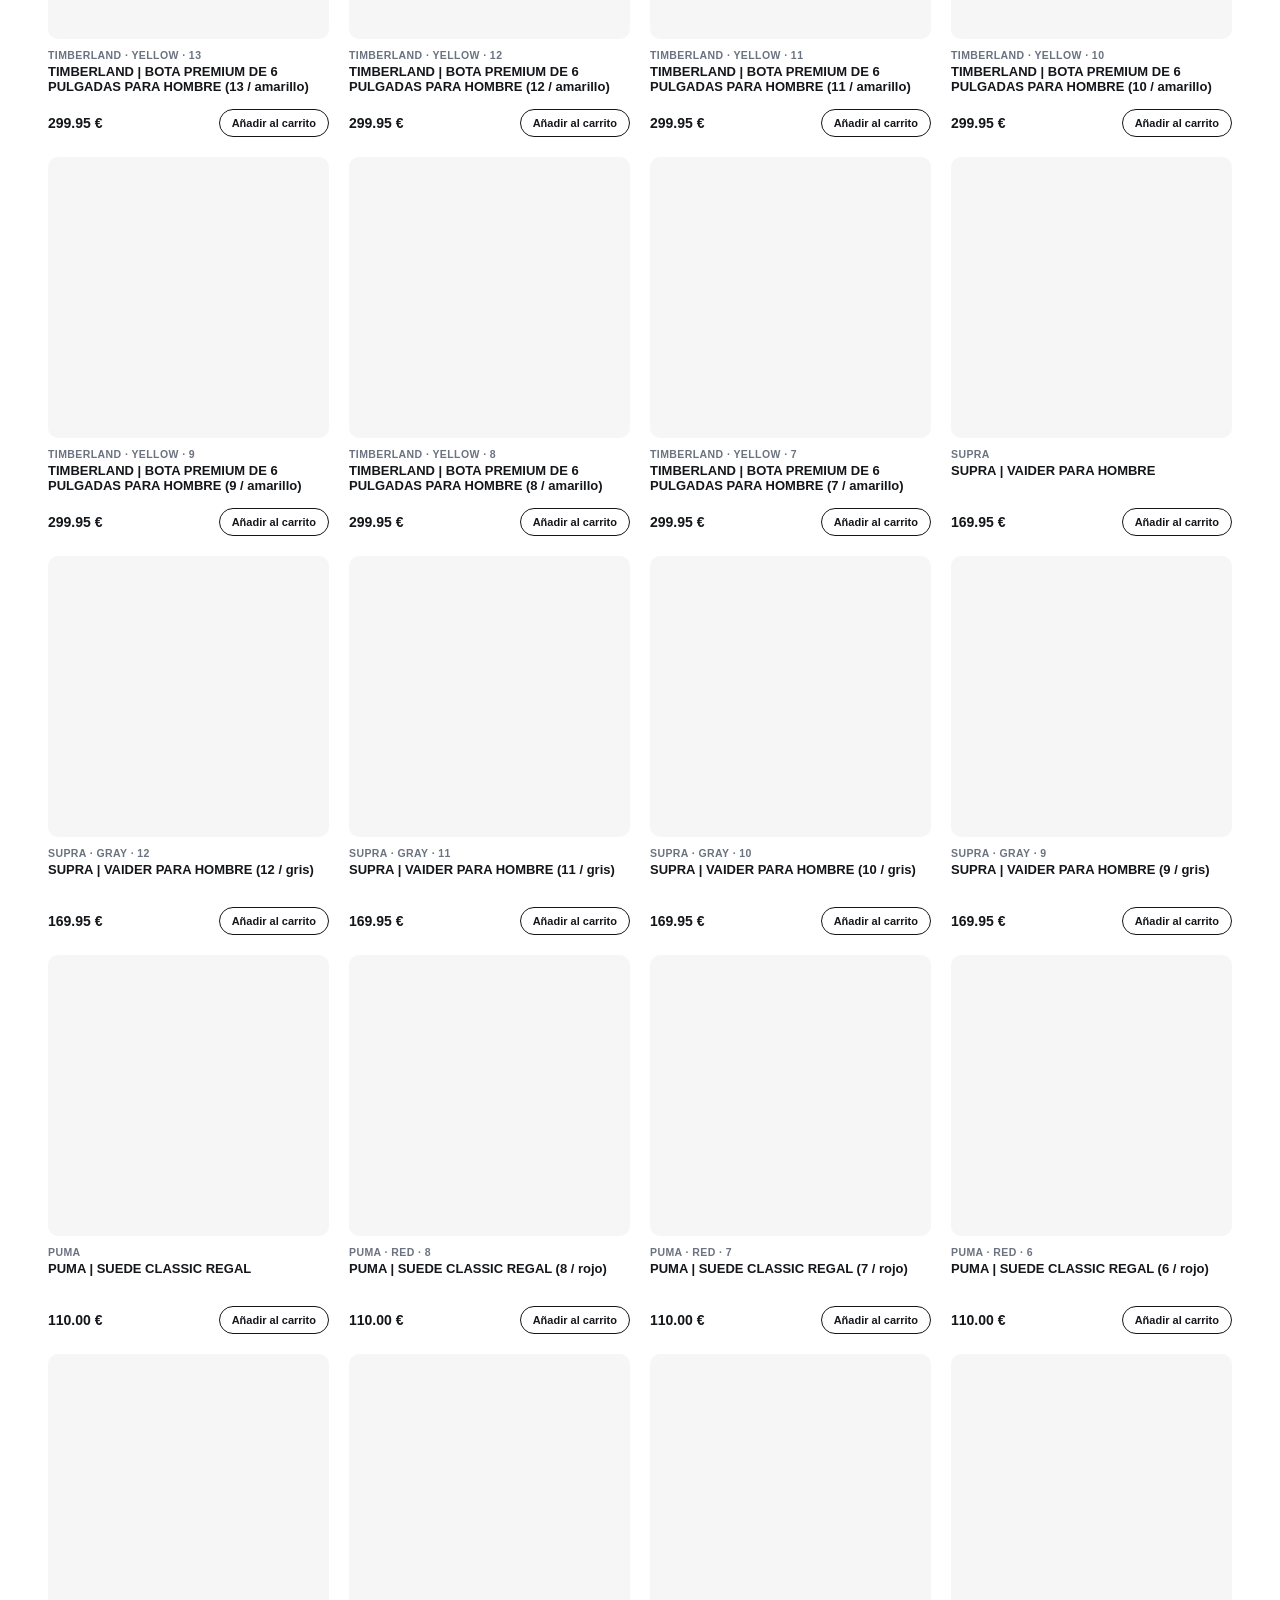
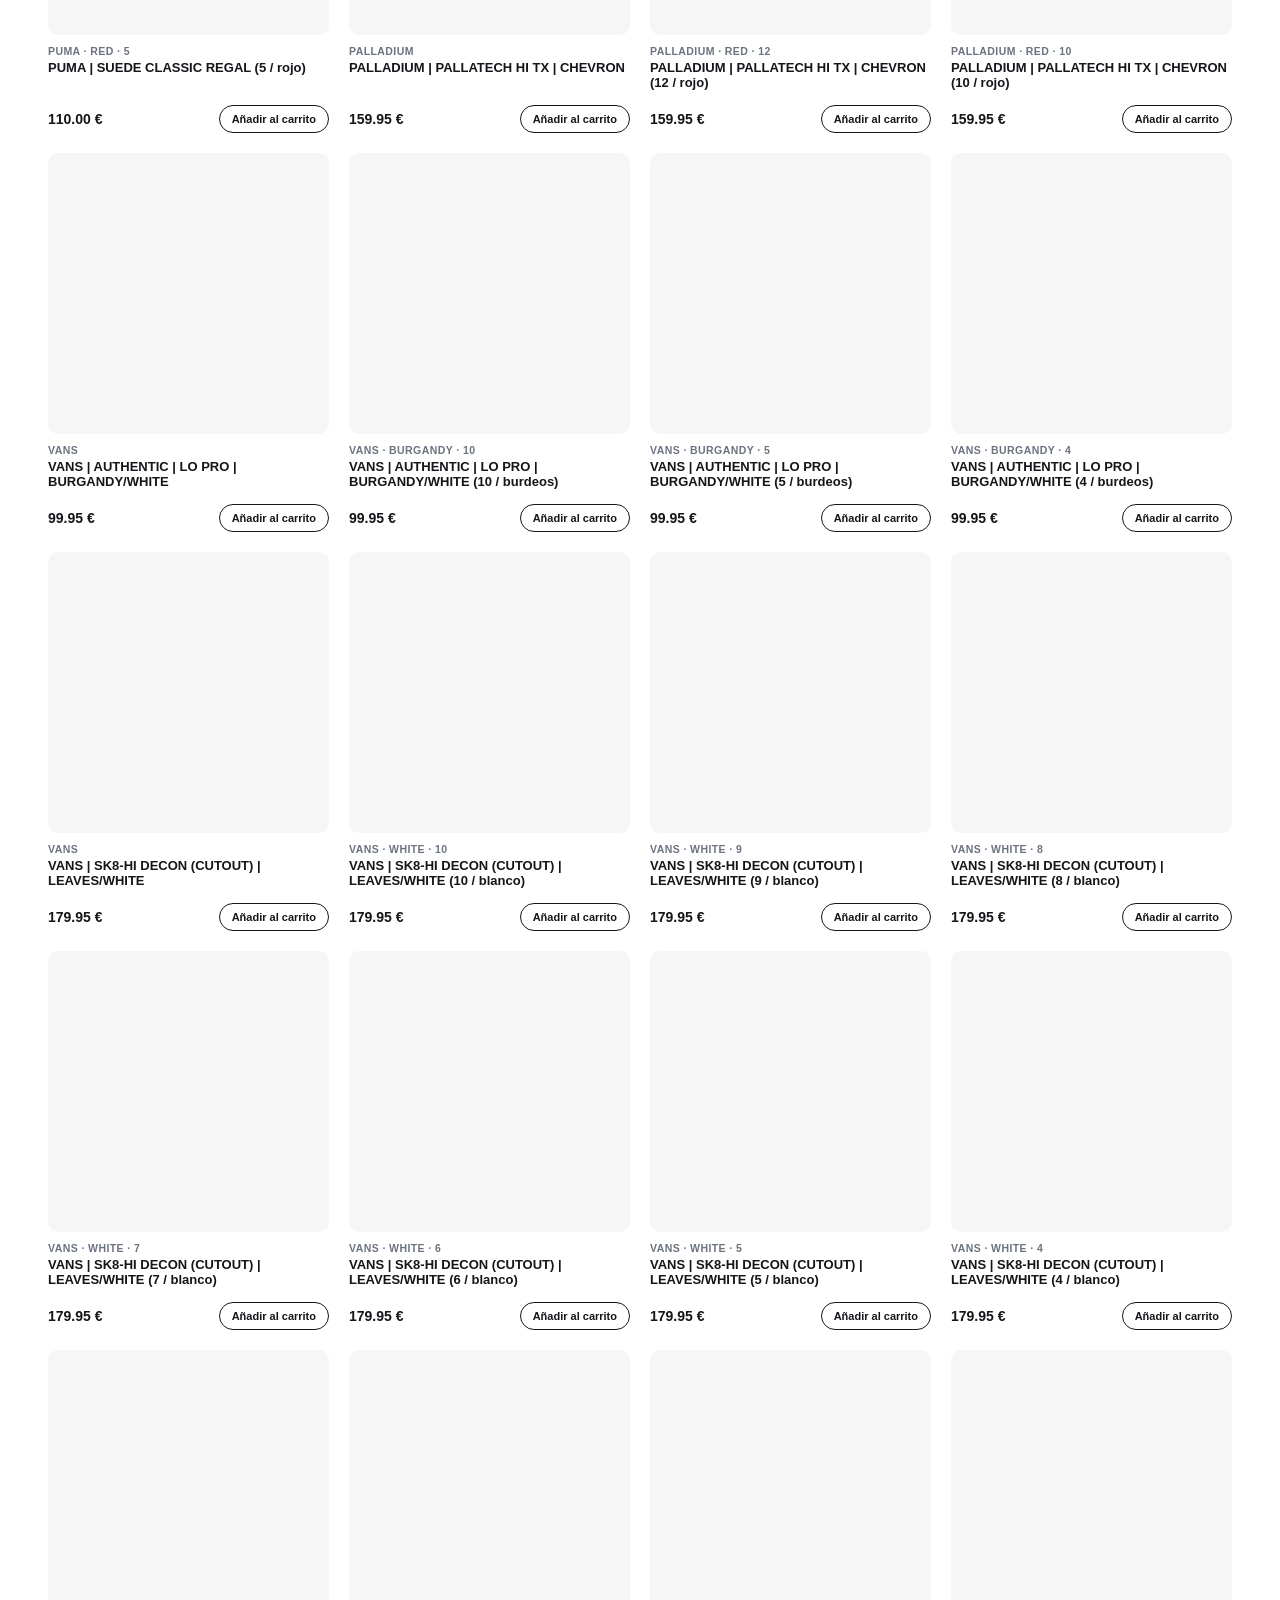
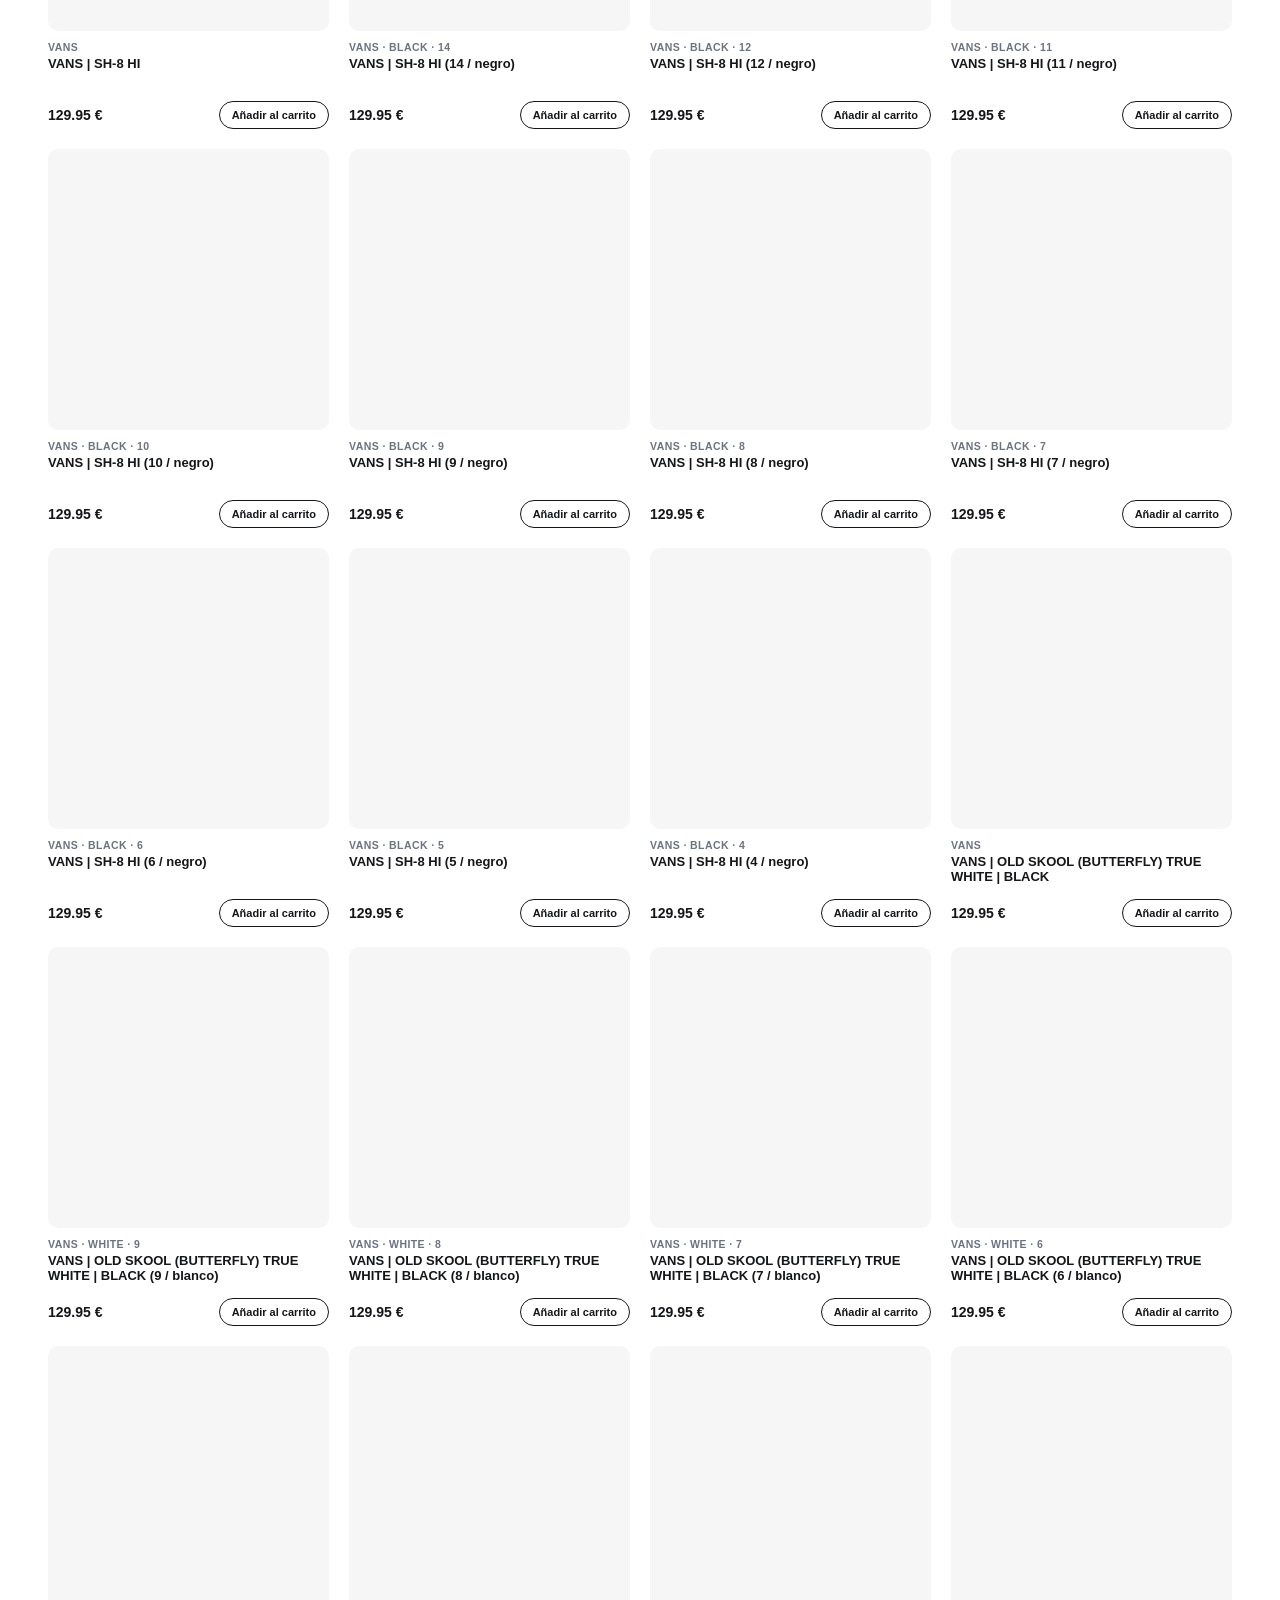
<file: academy/store/es/index.html>
<!DOCTYPE html>
<html lang="es" id="html-root">
<head>
<meta charset="UTF-8">
<meta name="viewport" content="width=device-width, initial-scale=1.0">
<title>Doostride</title>
<link rel="stylesheet" href="../css/store.css?v=13">
</head>
<body>

<div class="promo-bar" data-i18n="promo"></div>

<header class="site-header">
  <div class="header-top">
    <div class="lang-switch" id="lang-switch">
      <button class="lang-btn" data-action="toggle-lang-menu" type="button">
        <span id="lang-current">Español</span> ▾
      </button>
      <div class="lang-menu" id="lang-menu">
        <div data-action="set-lang" data-lang="en">English</div>
        <div data-action="set-lang" data-lang="es">Español</div>
      </div>
    </div>
  </div>

  <div class="header-main">
    <a class="logo" href="#/">doo<span>stride</span></a>

    <nav class="main-nav">
      <div class="nav-dropdown">
        <span data-i18n="navBrands">Marcas ▾</span>
        <div class="dropdown-menu" id="brand-menu"></div>
      </div>
    </nav>

    <div class="header-actions">
      <button class="icon-btn search-toggle-btn" aria-label="Buscar" data-action="toggle-mobile-search" type="button">
        <svg viewBox="0 0 24 24" width="19" height="19"><path fill="currentColor" d="M10 2a8 8 0 1 0 4.9 14.32l5.39 5.39 1.41-1.41-5.39-5.39A8 8 0 0 0 10 2Zm0 2a6 6 0 1 1 0 12 6 6 0 0 1 0-12Z"/></svg>
      </button>
      <div class="search-wrap">
        <input id="doostride-search" type="text" autocomplete="off" />
        <div id="df-results-mount"></div>
      </div>
      <button class="icon-btn" aria-label="Cuenta">
        <svg viewBox="0 0 24 24" width="19" height="19"><path fill="currentColor" d="M12 12a5 5 0 1 0 0-10 5 5 0 0 0 0 10Zm0 2c-4.4 0-8 2.2-8 5v3h16v-3c0-2.8-3.6-5-8-5Z"/></svg>
      </button>
      <button class="icon-btn cart-btn" aria-label="Carrito">
        <svg viewBox="0 0 24 24" width="19" height="19"><path fill="currentColor" d="M7 4h-2v2h2l3.6 7.6-1.4 2.5A2 2 0 0 0 11 19h9v-2h-8.4l1.1-2h6.5a2 2 0 0 0 1.8-1.1l3-6A1 1 0 0 0 23 6H7.4l-.9-2H4v2ZM7 22a1.6 1.6 0 1 0 0-3.2A1.6 1.6 0 0 0 7 22Zm12 0a1.6 1.6 0 1 0 0-3.2A1.6 1.6 0 0 0 19 22Z"/></svg>
        <span id="cart-count">0</span>
      </button>
    </div>
  </div>
</header>

<main>
  <section class="cat-tiles" id="cat-tiles"></section>

  <section class="catalog" id="catalog">
    <div class="catalog-head">
      <h2 id="catalog-title"></h2>
      <div class="brand-chips" id="brand-chips"></div>
    </div>
    <div class="product-grid" id="product-grid"></div>
  </section>
</main>


<script src="../../js/store-products-es.js?v=1"></script>
<script src="../../js/search-engine.js?v=13"></script>
<script src="../js/store.js?v=13"></script>
</body>
</html>
</file>
<file: academy/css/style.css>
:root {
  --bg-page: #0a1428;
  --bg-panel: #0f1c36;
  --bg-card: #142545;
  --bg-card-hover: #1a2f52;
  --border: #2a3d5c;
  --text-primary: #eef1f7;
  --text-secondary: #9aa8c4;
  --text-dim: #6c7a99;
  --accent: #ff5a36;
  --accent-soft: rgba(255, 90, 54, 0.14);
  --success: #2ecc71;
  --success-soft: rgba(46, 204, 113, 0.14);
  --danger: #ef5a5a;
  --danger-soft: rgba(239, 90, 90, 0.14);
  --success-text: #7be3a4;
  --danger-text: #f29e9e;
  --pill-yellow: #f4d35e;
  --pill-green: #8bd450;
  --pill-blue: #6cb6f2;
  --radius: 10px;
}

* { box-sizing: border-box; }

html, body {
  margin: 0;
  padding: 0;
  height: 100%;
  background: var(--bg-page);
  color: var(--text-primary);
  font-family: "Inter", -apple-system, BlinkMacSystemFont, "Segoe UI", Roboto, Helvetica, Arial, sans-serif;
  -webkit-font-smoothing: antialiased;
}

#app { display: flex; flex-direction: column; height: 100vh; }

/* ---------- Topbar ---------- */
.topbar {
  height: 60px;
  flex: 0 0 auto;
  display: flex;
  align-items: center;
  gap: 24px;
  padding: 0 20px;
  background: var(--bg-panel);
  border-bottom: 1px solid var(--border);
  z-index: 10;
}

.brand { display: flex; align-items: center; gap: 10px; margin-right: 8px; white-space: nowrap; text-decoration: none; color: inherit; }
.brand-mark {
  width: 30px; height: 30px; border-radius: 8px;
  background: var(--accent);
  color: #fff;
  font-weight: 800;
  font-size: 14px;
  display: flex; align-items: center; justify-content: center;
}
.brand-name { font-weight: 700; font-size: 15px; color: var(--text-primary); }
.brand-name span { color: var(--accent); }

.tabs { display: flex; align-items: center; gap: 4px; }
.tab-btn {
  border: none;
  background: transparent;
  color: var(--text-secondary);
  font-size: 13.5px;
  font-weight: 600;
  padding: 8px 16px;
  border-radius: 999px;
  cursor: pointer;
  transition: background .15s, color .15s;
}
.tab-btn:hover { color: var(--text-primary); }
.tab-btn.active { background: var(--accent); color: #fff; }

.topbar-right { margin-left: auto; display: flex; align-items: center; gap: 18px; }

.progress-wrap { display: flex; align-items: center; gap: 10px; }
.progress-track {
  width: 160px; height: 6px; border-radius: 999px;
  background: #262a37; overflow: hidden;
}
.progress-fill { height: 100%; background: var(--accent); border-radius: 999px; transition: width .3s ease; }
.progress-label { font-size: 12.5px; color: var(--text-secondary); white-space: nowrap; }

.xp-badge {
  display: flex; align-items: center; gap: 6px;
  background: var(--bg-card); border: 1px solid var(--border);
  padding: 6px 12px; border-radius: 999px;
  font-size: 12.5px; font-weight: 700; color: var(--text-primary);
  white-space: nowrap;
}

.reset-btn {
  display: flex; align-items: center; gap: 6px;
  background: transparent; border: 1px solid var(--border);
  color: var(--text-secondary);
  padding: 7px 12px; border-radius: 8px;
  font-size: 12.5px; font-weight: 600; cursor: pointer;
  transition: border-color .15s, color .15s;
}
.reset-btn:hover { border-color: var(--danger); color: var(--danger); }

.home-btn {
  display: flex; align-items: center; gap: 6px;
  background: transparent; border: 1px solid var(--border);
  color: var(--text-secondary); text-decoration: none;
  padding: 7px 12px; border-radius: 8px;
  font-size: 12.5px; font-weight: 600;
  transition: border-color .15s, color .15s;
}
.home-btn:hover { border-color: var(--accent); color: var(--accent); }

/* ---------- Layout ---------- */
.layout { flex: 1; display: flex; min-height: 0; }

.sidebar {
  width: 270px; flex: 0 0 auto;
  background: var(--bg-panel);
  border-right: 1px solid var(--border);
  overflow-y: auto;
  padding: 18px 0 40px;
}
.side-group { margin-bottom: 4px; }
.side-group-label {
  font-size: 10.5px; font-weight: 800; letter-spacing: .06em;
  color: var(--text-dim); padding: 12px 20px 6px;
}
.side-item {
  display: flex; align-items: center; gap: 10px;
  padding: 9px 20px;
  cursor: pointer;
  font-size: 13.5px;
  color: var(--text-secondary);
  border-left: 3px solid transparent;
  transition: background .12s, color .12s;
}
.side-item:hover { background: var(--bg-card-hover); color: var(--text-primary); }
.side-item.active {
  color: var(--text-primary); font-weight: 700;
  background: var(--bg-card-hover);
  border-left-color: var(--accent);
}
.side-check {
  width: 18px; height: 18px; border-radius: 999px;
  border: 2px solid var(--text-dim);
  flex: 0 0 auto;
  display: flex; align-items: center; justify-content: center;
}
.side-item.done .side-check {
  border-color: var(--success);
  background: var(--success);
  color: #06280f;
  font-size: 11px; font-weight: 900;
}

.main {
  flex: 1; min-width: 0; overflow-y: auto; padding: 40px 48px 80px;
  scrollbar-width: none;
  -ms-overflow-style: none;
}
.main::-webkit-scrollbar { display: none; }
.main-inner { max-width: 1200px; margin: 0 auto; }
/* Course lessons, quizzes and exercises: cap the width so floated images keep
   matching the height of the text beside them on wide screens */
.main-inner:has(> .page-head) { max-width: 1200px; }
.main-inner p, .main-inner li { text-align: justify; }

.doclinks {
  width: 230px; flex: 0 0 auto;
  align-self: flex-start;
  background: var(--bg-panel);
  border-left: 1px solid var(--border);
  border-radius: 14px;
  overflow: visible;
  padding: 18px 16px 40px;
}
.doclink-item { margin-bottom: 10px; }
.doclink-item a {
  display: block;
  font-size: 12.5px; line-height: 1.4;
  color: var(--text-secondary);
  text-decoration: none;
  padding: 6px 8px;
  border-radius: 6px;
  border-left: 2px solid transparent;
  transition: background .12s, color .12s;
}
.doclink-item a:hover { background: var(--bg-card-hover); color: var(--text-primary); }
.doclink-item.active a {
  color: #fff; font-weight: 700;
  background: var(--accent);
  border-left-color: var(--accent);
}
.doclink-item-extra { margin-top: -4px; margin-left: 14px; }
.doclink-item-extra a { font-size: 11.5px; }
.doclink-item-extra a::before { content: "↳ "; opacity: .6; }

.eyebrow { color: var(--accent); font-weight: 800; font-size: 11.5px; letter-spacing: .08em; margin-bottom: 6px; }
.page-title { font-size: 30px; font-weight: 800; margin: 0 0 24px; color: var(--text-primary); }

.page-head { display: flex; align-items: flex-start; justify-content: space-between; gap: 16px; }
.module-badge {
  flex-shrink: 0; margin-top: 2px;
  background: var(--accent); color: #fff; font-size: 12px; font-weight: 700; letter-spacing: .03em;
  padding: 6px 14px; border-radius: 999px; white-space: nowrap;
}

.card {
  background: var(--bg-card);
  border: 1px solid var(--border);
  border-radius: var(--radius);
  padding: 28px 32px;
}
.card + .card { margin-top: 24px; }

/* ---------- Course presentation ---------- */
.intro-text p { line-height: 1.7; font-size: 15px; color: var(--text-secondary); margin: 0 0 14px; }
.intro-text p strong { color: var(--text-primary); }
.email-card {
  background: var(--bg-page);
  border: 1px solid var(--border);
  border-radius: 8px;
  padding: 20px 24px;
  margin: 18px 0;
}
.email-head { display: flex; align-items: center; gap: 12px; padding-bottom: 14px; border-bottom: 1px solid var(--border); margin-bottom: 14px; }
.email-avatar {
  width: 38px; height: 38px; border-radius: 999px;
  background: var(--accent-soft); color: var(--accent);
  display: flex; align-items: center; justify-content: center;
  font-weight: 800; font-size: 13px;
}
.email-name { font-weight: 700; font-size: 14px; }
.email-addr { color: var(--text-dim); font-size: 12.5px; }
.email-subject { color: var(--text-secondary); font-size: 13px; padding-bottom: 12px; border-bottom: 1px solid var(--border); margin-bottom: 14px; }
.email-body p { margin: 0 0 12px; line-height: 1.7; font-size: 14.5px; color: var(--text-primary); }
.email-body a { color: var(--text-primary); font-weight: 700; }

.whatsapp-card {
  max-width: 960px; margin: 18px 0;
  border: 1px solid var(--border); border-radius: 12px;
  padding: 16px 18px;
}
.whatsapp-head { display: flex; align-items: center; gap: 10px; margin-bottom: 10px; }
.whatsapp-avatar {
  width: 34px; height: 34px; border-radius: 999px;
  background: var(--success-soft); color: var(--success);
  display: flex; align-items: center; justify-content: center;
  font-weight: 800; font-size: 12px; flex: 0 0 auto;
}
.whatsapp-name { font-weight: 700; font-size: 13.5px; color: var(--text-primary); }

.whatsapp-thread { display: flex; flex-direction: column; gap: 6px; }
.whatsapp-msg {
  align-self: flex-start; max-width: 92%;
  background: var(--bg-page); border: 1px solid var(--border);
  border-radius: 14px; border-top-left-radius: 4px;
  padding: 9px 14px 5px;
}
.whatsapp-msg p { margin: 0; line-height: 1.55; font-size: 14.5px; color: var(--text-primary); }
.whatsapp-msg p strong { color: var(--text-primary); }
.whatsapp-msg a { color: var(--text-primary); font-weight: 700; }
.whatsapp-meta {
  display: flex; justify-content: flex-end; align-items: center; gap: 3px;
  margin-top: 3px; font-size: 10.5px; color: var(--text-dim);
}
.whatsapp-ticks { color: #53bdeb; font-size: 11px; letter-spacing: -1px; }

.whatsapp-outgoing .whatsapp-head { flex-direction: row-reverse; }
.whatsapp-outgoing .whatsapp-msg {
  align-self: flex-end;
  background: var(--accent-soft); border-color: rgba(255, 90, 54, .3);
  border-top-left-radius: 14px; border-top-right-radius: 4px;
}

.whatsapp-split { display: flex; gap: 28px; align-items: flex-start; margin: 18px 0; }
.whatsapp-split .whatsapp-card, .whatsapp-split .slack-card { flex: 1.8 1 700px; max-width: 700px; margin: 0; }
.whatsapp-note { flex: 1 1 260px; min-width: 220px; padding-top: 4px; }
.whatsapp-note p { line-height: 1.7; font-size: 15px; color: var(--text-secondary); margin: 0 0 14px; }
.whatsapp-note p:last-child { margin-bottom: 0; }
.whatsapp-note p strong { color: var(--text-primary); }
@media (max-width: 900px) {
  .whatsapp-split { flex-direction: column; }
  .whatsapp-split .whatsapp-card, .whatsapp-split .slack-card { width: 100%; }
}

.slack-card-wide { margin: 18px 0; }
.slack-card-wide .slack-card { max-width: none; margin: 0; }

/* ---------- Slack ---------- */
.slack-card {
  max-width: 960px; margin: 18px 0;
  border: 1px solid var(--border); border-radius: 12px;
  overflow: hidden; background: var(--bg-page);
}
.slack-channel-bar {
  padding: 12px 18px; border-bottom: 1px solid var(--border);
  font-weight: 700; font-size: 14px; color: var(--text-primary);
  background: var(--bg-card);
}
.slack-hash { color: var(--text-dim); font-weight: 700; margin-right: 2px; }
.slack-thread { padding: 14px 18px; display: flex; flex-direction: column; gap: 16px; }
.slack-msg { display: flex; gap: 12px; align-items: flex-start; }
.slack-avatar {
  width: 36px; height: 36px; border-radius: 8px; flex: 0 0 auto;
  background: #6b4fc9; color: #fff;
  display: flex; align-items: center; justify-content: center;
  font-weight: 800; font-size: 12.5px;
}
.slack-avatar-self { background: var(--accent); }
.slack-msg-body { min-width: 0; }
.slack-msg-head { display: flex; align-items: baseline; gap: 8px; margin-bottom: 2px; }
.slack-msg-name { font-weight: 700; font-size: 14px; color: var(--text-primary); }
.slack-msg-time { font-size: 11.5px; color: var(--text-dim); }
.slack-msg-body p { margin: 0; line-height: 1.55; font-size: 14.5px; color: var(--text-primary); }
.slack-msg-body p + p { margin-top: 8px; }
.slack-msg-body p strong { color: var(--text-primary); }
.slack-msg-body code { font-size: 13px; }

/* ---------- Theory ---------- */
.theory-lead { font-size: 15.5px; line-height: 1.75; color: var(--text-secondary); margin-bottom: 6px; }
.theory-lead strong { color: var(--text-primary); }
.theory-block { margin-top: 22px; }
.theory-block::after { content: ""; display: table; clear: both; }
.theory-lead + .theory-block { margin-top: 10px; }
.theory-block h2 { font-size: 19px; margin: 0 0 12px; color: var(--text-primary); clear: both; scroll-margin-top: 24px; }
.theory-block h3 { font-size: 16px; margin: 22px 0 10px; color: var(--text-primary); }
.theory-block .theory-table { margin-bottom: 14px; clear: both; }
.theory-block ul, .theory-block ol { margin: 0 0 14px; padding-left: 20px; color: var(--text-secondary); font-size: 14.5px; line-height: 1.75; }
.theory-block ul ul { margin-top: 6px; }
.theory-block li { margin-bottom: 6px; }
.theory-block li strong, .theory-block p strong { color: var(--text-primary); }
.theory-block p { color: var(--text-secondary); font-size: 14.5px; line-height: 1.75; margin: 0 0 14px; }
code { background: var(--bg-page); border: 1px solid var(--border); padding: 1px 6px; border-radius: 5px; font-size: 13px; color: var(--text-secondary); font-family: "SFMono-Regular", Consolas, Menlo, monospace; }
.code-block code { background: transparent; border: none; padding: 0; border-radius: 0; font-size: 13px; color: #d7dce6; }

/* Editorial figures — images that sit inside the flowing text, magazine-style,
   instead of a two-column split (which left empty space when text ran short). */
.lesson-figure {
  width: 460px; max-width: 100%;
  margin: 4px 0 16px;
  position: relative;
}
.lesson-figure-left { float: left; margin-right: 24px; }
.lesson-figure-right { float: right; margin-left: 24px; }
.lesson-figure img {
  display: block; width: 100%; height: auto;
  border-radius: 8px; border: 1px solid var(--border);
  cursor: zoom-in; transition: filter .15s;
}
.lesson-figure img:hover { filter: brightness(1.08); }
.example-caption {
  position: absolute; right: 8px; bottom: 8px; z-index: 1;
  margin: 0; padding: 0;
  width: 24px; height: 24px;
  display: flex; align-items: center; justify-content: center;
  background: rgba(10, 20, 40, .78); border: 1px solid rgba(255, 255, 255, .1);
  border-radius: 50%;
  color: var(--text-primary);
  pointer-events: none;
}
.example-caption svg { display: block; }
.theory-callout {
  display: flow-root; /* sits beside a floated image instead of dropping below it */
  margin: 16px 0; padding: 13px 18px;
  border-left: 3px solid var(--accent);
  background: var(--accent-soft);
  border-radius: 0 8px 8px 0;
  font-size: 14.5px; line-height: 1.7;
  color: var(--text-primary);
}
@media (max-width: 720px) {
  .lesson-figure-left, .lesson-figure-right { float: none; width: 100%; margin: 0 0 16px; }
}

.install-step-carousel {
  position: relative; margin-top: 10px; max-width: 860px; height: 580px;
  background: #fff;
  border-radius: 8px; border: 1px solid var(--border);
}
.install-step-carousel.float-left { float: left; width: 720px; max-width: 60%; margin: 0 24px 14px 0; }
@media (max-width: 720px) {
  .install-step-carousel.float-left { float: none; width: 100%; margin: 0 0 16px; }
}
.install-step-carousel img {
  display: none; width: 100%; height: 100%;
  object-fit: contain;
  border-radius: 8px;
  cursor: zoom-in; transition: filter .15s;
}
.install-step-carousel img.is-active { display: block; }
.install-step-carousel img:hover { filter: brightness(1.08); }
/* Carousel with the step captions in a column beside it (see style guide, section 2) */
.install-steps { display: flex; gap: 28px; align-items: stretch; margin: 10px 0 16px; clear: both; }
.install-steps .install-step-carousel { flex: 0 0 560px; height: auto; min-height: 420px; margin: 0; }
.install-steps .install-step-captions { flex: 1; min-width: 0; padding: 0; background: none; border: 0; }
/* Side variant: every caption is visible; the one for the current slide lights up */
.install-steps .install-step-captions { display: flex; flex-direction: column; gap: 6px; }
.install-steps .install-step-caption {
  display: block; padding: 10px 14px; border-left: 3px solid transparent; border-radius: 0 6px 6px 0;
  opacity: .45; cursor: pointer; transition: opacity .2s, background .2s, border-color .2s;
}
.install-steps .install-step-caption:hover { opacity: .75; }
.install-steps .install-step-caption.is-active { opacity: 1; border-left-color: var(--accent); background: var(--accent-soft); }
.install-steps .install-step-caption > strong { font-size: 16px; }
.install-steps .install-step-caption p { font-size: 14px; line-height: 1.55; margin-top: 4px; }
/* Carousel on the right, captions on the left */
.install-steps.install-steps-reverse { flex-direction: row-reverse; }
@media (max-width: 1500px) {
  .install-steps, .install-steps.install-steps-reverse { flex-direction: column; align-items: stretch; }
  .install-steps .install-step-carousel { flex: none; width: 100%; max-width: none; height: 560px; }
}
/* Carousel with a step-caption band on top (see style guide, section 2) */
.install-step-carousel.has-captions {
  display: flex; flex-direction: column; overflow: hidden;
  max-width: none; width: 100%; height: 820px; margin: 10px 0 16px;
}
.install-step-carousel.has-captions img { flex: 1; min-height: 0; height: auto; border-radius: 0; }
.install-step-captions {
  flex: none; padding: 14px 18px;
  background: var(--bg-card); border-bottom: 1px solid var(--border);
}
.install-step-caption { display: none; text-align: left; }
.install-step-caption.is-active { display: block; }
.install-step-caption-label {
  display: block; margin-bottom: 4px;
  color: var(--accent); font-size: 12px; font-weight: 700; letter-spacing: .06em; text-transform: uppercase;
}
.install-step-caption > strong { display: block; color: var(--text-primary); font-size: 16px; }
.install-step-caption p { margin: 4px 0 0; font-size: 14px; line-height: 1.5; text-align: left; }
@media (max-width: 1300px) {
  .install-step-carousel.has-captions { height: 600px; }
}
/* Small cropped UI element (icon, button) shown inline in running text */
.inline-ui-img,
.install-step-carousel .install-step-caption img.inline-ui-img { display: inline-block; height: 2.1em; width: auto; vertical-align: middle; border-radius: 4px; }
.carousel-next-btn {
  position: absolute; right: 8px; bottom: 8px; z-index: 1;
  padding: 5px 12px; border: 1px solid rgba(255, 255, 255, .1);
  border-radius: 999px;
  background: rgba(10, 20, 40, .78); color: var(--text-primary);
  font-size: 11.5px; font-weight: 700;
  cursor: pointer;
}
.carousel-next-btn:hover { background: rgba(10, 20, 40, .92); }

.gif-preview { display: flex; align-items: flex-start; gap: 20px; margin-top: 10px; flex-wrap: wrap; }
.gif-preview .gif-image { flex: 3 1 860px; max-width: 1150px; position: relative; }
.gif-preview .gif-image img[data-action="zoom-image"] {
  display: block;
  width: 100%;
  border-radius: 8px;
  border: 1px solid var(--border);
  cursor: zoom-in;
  transition: filter .15s;
}
.gif-preview .gif-image img[data-action="zoom-image"]:hover { filter: brightness(1.08); }
.gif-preview .gif-text { flex: 1 1 140px; min-width: 140px; }

.gif-preview-stacked { flex-direction: column; }
.gif-preview-stacked .gif-image { flex: none; width: 100%; max-width: 100%; }
.gif-preview-stacked .gif-text { flex: none; width: 100%; margin-top: 14px; }

.gif-freeze-canvas {
  display: none;
  position: absolute; top: 0; left: 0; z-index: 1;
  width: 100%; height: 100%;
  border-radius: 8px;
}
.gif-freeze-canvas.is-visible { display: block; }
.gif-toggle-btn {
  position: absolute; left: 8px; bottom: 8px; z-index: 2;
  width: 26px; height: 26px; padding: 0;
  display: flex; align-items: center; justify-content: center;
  background: rgba(10, 20, 40, .78); border: 1px solid rgba(255, 255, 255, .1);
  border-radius: 50%;
  color: var(--text-primary);
  cursor: pointer;
}
.gif-toggle-btn:hover { background: rgba(10, 20, 40, .92); }
.gif-preview .gif-text p { margin: 0 0 14px; }
.gif-preview .gif-text p:last-child { margin-bottom: 0; }

.lightbox {
  display: none;
  position: fixed; inset: 0; z-index: 1000;
  background: rgba(10, 12, 18, .85);
  align-items: center; justify-content: center;
  padding: 40px; cursor: zoom-out;
}
.lightbox.is-open { display: flex; }
.lightbox img { max-width: 95vw; max-height: 90vh; border-radius: 10px; box-shadow: 0 20px 60px rgba(0,0,0,.5); }
.lightbox-video {
  display: none; position: relative; width: min(90vw, 1100px); aspect-ratio: 16 / 9;
  border-radius: 10px; overflow: hidden; box-shadow: 0 20px 60px rgba(0,0,0,.5); cursor: default;
  background: #000;
}
.lightbox-video iframe { position: absolute; top: 0; left: 0; width: 100%; height: 100%; border: 0; }
.lightbox-content {
  display: none; cursor: default;
  background: var(--bg-card); border: 1px solid var(--border); border-radius: 14px;
  padding: 36px 40px; box-shadow: 0 20px 60px rgba(0,0,0,.5);
  max-width: 90vw; max-height: 90vh; overflow: auto;
}
.lightbox-content svg { display: block; width: min(70vw, 640px); height: auto; }

.theory-diagram {
  width: max-content;
  margin: 18px 0; padding: 26px 20px;
  background: var(--bg-page); border: 1px solid var(--border); border-radius: 10px;
}
.theory-diagram svg { width: 460px; max-width: 100%; height: auto; display: block; margin: 0; cursor: zoom-in; transition: filter .15s; }
.theory-diagram svg:hover { filter: brightness(1.12); }

.diagram-split { display: flex; gap: 24px; align-items: flex-start; margin: 18px 0; flex-wrap: wrap; }
.diagram-figure { flex: 0 0 auto; position: relative; }
.diagram-split .theory-diagram { margin: 0; }
.diagram-note { flex: 1 1 260px; min-width: 240px; }
.diagram-note p { line-height: 1.7; font-size: 15px; color: var(--text-secondary); margin: 0 0 14px; }
.diagram-note p:last-child { margin-bottom: 0; }
.diagram-note p strong { color: var(--text-primary); }

.theory-table { width: 100%; border-collapse: collapse; margin-top: 4px; font-size: 14px; }
.theory-table th, .theory-table td { text-align: left; padding: 10px 12px; border-bottom: 1px solid var(--border); vertical-align: top; }
.theory-table th { color: var(--text-dim); font-size: 11.5px; text-transform: uppercase; letter-spacing: .04em; }
.theory-table td { color: var(--text-secondary); }
.theory-table td strong { color: var(--text-primary); }

.course-index { display: flex; flex-direction: column; gap: 20px; margin-top: 4px; }
.course-index-module {
  background: var(--bg-card);
  border: 1px solid var(--border);
  border-radius: 14px;
  padding: 18px 20px;
}
.course-index-module-title { font-size: 14px; font-weight: 700; color: var(--text-primary); margin-bottom: 4px; }
.course-index-module-desc { font-size: 13px; color: var(--text-secondary); line-height: 1.5; margin: 0 0 10px; }
.course-index-list { list-style: none; margin: 0; padding: 0; }
.course-index-list li {
  display: flex; align-items: baseline; gap: 10px;
  padding: 7px 0 7px 4px;
  color: var(--text-secondary);
  font-size: 14px;
  border-bottom: 1px solid var(--border);
}
.course-index-list li:last-child { border-bottom: none; }
.course-index-section {
  flex: none;
  color: var(--text-primary);
  font-size: 13px; font-weight: 700;
  min-width: 68px;
}

/* ---------- Home / landing page ---------- */
.home-inner { max-width: 1200px; padding-top: 12px; }
.home-inner .page-title { margin-bottom: 10px; }
.home-hero { font-size: 15.5px; line-height: 1.7; color: var(--text-secondary); max-width: 620px; margin: 0 0 30px; }

.course-grid {
  display: grid;
  grid-template-columns: repeat(auto-fill, minmax(260px, 1fr));
  gap: 20px;
  margin-bottom: 28px;
}
.course-card {
  display: flex; flex-direction: column;
  background: var(--bg-card); border: 1px solid var(--border); border-radius: 14px;
  padding: 22px 22px 18px; min-height: 220px;
  text-decoration: none; color: inherit;
  transition: border-color .15s, transform .12s;
}
.course-card:hover { border-color: var(--accent); transform: translateY(-2px); }
.course-card-pill {
  align-self: flex-start;
  font-size: 11px; font-weight: 800; letter-spacing: .02em;
  padding: 5px 12px; border-radius: 999px; margin-bottom: 16px;
  color: #12131a;
}
.course-card-pill-yellow { background: var(--pill-yellow); }
.course-card-pill-green { background: var(--pill-green); }
.course-card-pill-blue { background: var(--pill-blue); }
.course-card-title { font-size: 18.5px; font-weight: 800; margin: 0 0 10px; color: var(--text-primary); line-height: 1.3; }
.main-inner .course-card-desc { font-size: 13.5px; color: var(--text-secondary); line-height: 1.55; margin: 0; flex: 1; text-align: left; }
.course-card-footer {
  display: flex; align-items: center; justify-content: space-between;
  margin-top: 20px; padding-top: 14px; border-top: 1px solid var(--border);
  font-size: 12.5px; color: var(--text-secondary);
}
.course-card-level { display: flex; align-items: center; gap: 6px; }
.course-card-level svg { width: 14px; height: 14px; opacity: .8; }

.home-module-card { margin-top: 0; }
.home-module-upcoming { opacity: .65; }
.home-module-upcoming .course-index-list li { padding-left: 0; }

.code-block {
  background: transparent;
  padding: 0;
  overflow-x: auto;
  font-family: "SFMono-Regular", Consolas, Menlo, monospace;
  font-size: 13px;
  color: #d7dce6;
  margin: 10px 0 14px;
}
.code-block .tok { color: var(--text-primary); font-weight: 700; }

.section-footer { display: flex; justify-content: flex-end; align-items: center; gap: 10px; margin-top: 28px; }
.btn {
  border: none; cursor: pointer; font-weight: 700; font-size: 13.5px;
  border-radius: 8px; padding: 11px 20px;
  transition: filter .15s, transform .1s;
}
.btn:active { transform: translateY(1px); }
.btn-primary { background: var(--accent); color: #fff; }
.btn-primary:hover { filter: brightness(1.08); }
.btn-primary:disabled { opacity: .45; cursor: not-allowed; }
.btn-ghost { background: var(--bg-card-hover); color: var(--text-primary); border: 1px solid var(--border); }
.btn-ghost:hover { border-color: var(--text-dim); }

/* ---------- Quiz ---------- */
.quiz-docs-link { margin-bottom: 14px; }
.quiz-docs-link a {
  color: var(--text-secondary); font-size: 13px; font-weight: 600;
  text-decoration: none; display: inline-flex; align-items: center; gap: 4px;
}
.quiz-docs-link a:hover { color: var(--accent); }
.quiz-card { }
.quiz-card ul { margin: 0 0 16px; padding-left: 20px; color: var(--text-secondary); font-size: 14.5px; line-height: 1.75; }
.quiz-card li { margin-bottom: 6px; }
.quiz-card li strong { color: var(--text-primary); }
.quiz-card a { color: var(--text-primary); font-weight: 700; }
.quiz-card a:hover { color: var(--accent); }
.quiz-hint { color: var(--text-secondary); font-size: 13px; margin: 0 0 14px; }
.quiz-header { display: flex; align-items: center; justify-content: space-between; margin-bottom: 20px; }
.quiz-header h2 { font-size: 18px; margin: 0; }
.quiz-dots { display: flex; gap: 6px; }
.quiz-dot { width: 8px; height: 8px; border-radius: 999px; background: var(--border); }
.quiz-dot.current { background: var(--accent); width: 20px; }
.quiz-dot.answered-correct { background: var(--success); }
.quiz-dot.answered-wrong { background: var(--danger); }
.exercise-stepper { display: flex; align-items: center; gap: 10px; }
.exercise-step-label { font-size: 12px; font-weight: 600; color: var(--text-secondary); white-space: nowrap; }

.quiz-question { font-size: 16.5px; font-weight: 700; margin-bottom: 18px; line-height: 1.5; }
.quiz-options { display: flex; flex-direction: column; gap: 10px; }
.quiz-option {
  display: flex; align-items: center; gap: 12px;
  border: 1px solid var(--border); border-radius: 8px;
  padding: 13px 16px; cursor: pointer;
  font-size: 14px; color: var(--text-primary);
  background: var(--bg-page);
  transition: border-color .12s, background .12s;
}
.quiz-option:hover:not(.locked) { border-color: var(--accent); }
.quiz-option .opt-letter {
  width: 22px; height: 22px; border-radius: 999px; flex: 0 0 auto;
  border: 1px solid var(--border); font-size: 11px; font-weight: 800;
  display: flex; align-items: center; justify-content: center; color: var(--text-dim);
}
.quiz-option.selected { border-color: var(--accent); background: var(--accent-soft); }
.quiz-option.correct { border-color: var(--success); background: var(--success-soft); }
.quiz-option.correct .opt-letter { border-color: var(--success); color: var(--success); background: rgba(46,204,113,.15); }
.quiz-option.wrong { border-color: var(--danger); background: var(--danger-soft); }
.quiz-option.wrong .opt-letter { border-color: var(--danger); color: var(--danger); background: rgba(239,90,90,.15); }
.quiz-option.locked { cursor: default; }

.quiz-feedback { margin-top: 16px; padding: 14px 16px; border-radius: 8px; font-size: 13.5px; line-height: 1.6; }
.quiz-feedback.ok { background: var(--success-soft); color: var(--success-text); border: 1px solid rgba(46,204,113,.35); }
.quiz-feedback.bad { background: var(--danger-soft); color: var(--danger-text); border: 1px solid rgba(239,90,90,.35); }
.quiz-feedback-label { display: block; margin-bottom: 4px; font-size: 14px; }

.quiz-footer { display: flex; justify-content: flex-end; margin-top: 22px; }

.quiz-result { text-align: center; padding: 20px 0; }
.quiz-result .score { font-size: 44px; font-weight: 800; color: var(--accent); }
.quiz-result .score-sub { color: var(--text-secondary); font-size: 14px; margin-top: 6px; }
.quiz-result .badge { display: inline-block; margin-top: 16px; padding: 8px 16px; border-radius: 999px; font-weight: 700; font-size: 12.5px; }
.quiz-result .badge.pass { background: var(--success-soft); color: var(--success-text); }
.quiz-result .badge.retry { background: var(--danger-soft); color: var(--danger-text); }
.quiz-result-actions { display: flex; gap: 10px; justify-content: center; margin-top: 22px; }

/* ---------- Wizard exercise (section 9) ---------- */
.field-row { margin-bottom: 16px; }
.field-label { display: block; font-size: 12.5px; font-weight: 700; color: var(--text-secondary); margin-bottom: 6px; }
.field-input {
  width: 100%; background: var(--bg-page); border: 1px solid var(--border); border-radius: 8px;
  padding: 10px 12px; color: var(--text-primary); font-size: 13.5px; outline: none;
  font-family: inherit;
}
.field-input:focus { border-color: var(--accent); }
.field-input.error { border-color: var(--danger); }
.field-error-msg { color: var(--danger-text); font-size: 12px; margin-top: 6px; }

.image-choice-row { display: flex; gap: 10px; margin-bottom: 4px; }
.image-choice-row.image-choice-grid { display: grid; gap: 12px; }
.image-choice-thumb { position: relative; flex: 1; min-width: 0; }
.image-choice-thumb img { display: block; width: 100%; border-radius: 6px; border: 1px solid var(--border); cursor: zoom-in; }
.image-choice-thumb.fixed-ratio { background: #fff; border-radius: 6px; overflow: hidden; }
.image-choice-thumb.fixed-ratio img { height: 100%; object-fit: contain; }
.image-choice-note { font-size: 14.5px; color: var(--text-secondary); line-height: 1.65; align-self: center; text-align: justify; }
.image-choice-note strong { color: var(--text-primary); }
.image-choice-caption {
  position: absolute; top: 8px; left: 8px; margin: 0;
  background: var(--accent); color: #fff; font-size: 10px; font-weight: 700;
  text-transform: uppercase; letter-spacing: .4px; padding: 3px 8px;
  border-radius: 20px; box-shadow: 0 1px 4px rgba(0, 0, 0, .35); pointer-events: none;
}

.choice-grid { display: flex; flex-wrap: wrap; gap: 10px; }
.choice-option {
  padding: 10px 16px; border: 2px solid var(--border); border-radius: 10px; cursor: pointer;
  background: var(--bg-page); font-size: 14px; transition: border-color .15s;
}
.choice-option:hover { border-color: var(--text-secondary); }
.choice-option.selected { border-color: var(--accent); }
.choice-grid.error .choice-option { border-color: var(--danger); }
@media (max-width: 600px) { .choice-option { width: 100%; text-align: center; } }

.choice-grid-column { flex-direction: column; }
.choice-grid-column .choice-option { width: 100%; text-align: left; }

.feed-preview-grid { display: flex; flex-wrap: wrap; gap: 16px; margin: 10px 0 16px; }
.feed-preview-card {
  position: relative;
  flex: 1 1 260px;
  display: flex; flex-direction: column; gap: 10px;
  padding: 14px; border: 1px solid var(--border); border-radius: 10px;
  background: var(--bg-card);
}
.feed-preview-label {
  position: absolute; top: 22px; left: 22px; z-index: 1; margin: 0;
  background: var(--accent); color: #fff; font-size: 10px; font-weight: 700;
  text-transform: uppercase; letter-spacing: .4px; padding: 3px 8px;
  border-radius: 20px; box-shadow: 0 1px 4px rgba(0, 0, 0, .35); pointer-events: none;
}
.feed-preview-img {
  display: block; width: 100%; max-width: 100%;
  border-radius: 6px; border: 1px solid var(--border);
  cursor: zoom-in; transition: filter .15s;
}
.feed-preview-img:hover { filter: brightness(1.08); }
.feed-download-btn { display: inline-flex; align-self: flex-start; text-decoration: none; }

.exercise-scenario {
  background: var(--bg-page); border: 1px solid var(--border); border-radius: 10px;
  padding: 14px 16px; margin-bottom: 18px;
}
.exercise-scenario p { margin: 0 0 8px; font-size: 13.5px; color: var(--text-secondary); line-height: 1.6; }
.exercise-scenario p strong, .exercise-scenario-text strong, .field-label strong, .quiz-hint strong { color: var(--text-primary); }
.exercise-scenario .console-line {
  margin: 0; background: #0b0d13; border: 1px solid var(--border); border-radius: 6px;
  padding: 10px 12px; font-size: 12.5px; color: var(--danger-text); white-space: pre-wrap; font-family: "SF Mono", Consolas, monospace;
}

.exercise-scenario-split { display: flex; flex-wrap: wrap; gap: 20px; align-items: flex-start; margin-bottom: 4px; clear: both; }
.exercise-scenario-media { width: 890px; flex-shrink: 0; position: relative; }
.exercise-scenario-img {
  display: block; width: 100%; border-radius: 8px; border: 1px solid var(--border); cursor: zoom-in;
}
.exercise-scenario-img.taller-scenario-img {
  height: 400px; object-fit: contain; background: #fff;
}
.exercise-scenario-side { flex: 1 1 280px; min-width: 280px; }
.exercise-scenario-text { margin: 0 0 14px; font-size: 15.5px; color: var(--text-secondary); line-height: 1.75; }
.exercise-scenario-media.image-choice-media { width: 1150px; }
.exercise-scenario-media.video-media { width: 890px; }
.exercise-scenario-split:has(.video-media) .exercise-scenario-side { min-width: 240px; }
.exercise-scenario-media.small-media { width: 430px; }
.exercise-scenario-split:has(.small-media) .exercise-scenario-side { min-width: 260px; }
.exercise-scenario-media.medium-media { width: 600px; }
.exercise-scenario-video { position: relative; width: 100%; height: 0; padding-bottom: 56.25%; border-radius: 8px; overflow: hidden; border: 1px solid var(--border); }
.exercise-scenario-video iframe { position: absolute; top: 0; left: 0; width: 100%; height: 100%; border: 0; }
.video-enlarge-hint { display: inline-block; margin-top: 8px; font-size: 12px; color: var(--text-secondary); cursor: zoom-in; font-style: italic; }
.video-enlarge-hint:hover { color: var(--text-primary); }
.exercise-scenario-split.stacked-media { flex-direction: column; }
.exercise-scenario-split.stacked-media .exercise-scenario-media { width: 100%; max-width: 740px; }
.exercise-scenario-split.stacked-media .exercise-scenario-media.image-choice-media { width: 100%; max-width: 100%; }
.exercise-scenario-split.stacked-media .exercise-scenario-media.wide-media { max-width: 100%; }
.exercise-scenario-split.stacked-media .exercise-scenario-side { width: 100%; min-width: 0; }
.exercise-scenario-fields-row { display: flex; gap: 16px; flex-wrap: wrap; }
.exercise-scenario-fields-row .field-row { flex: 1 1 180px; }
@media (max-width: 700px) {
  .exercise-scenario-split { flex-direction: column; }
  .exercise-scenario-media { width: 100%; }
}

.id-reveal-box {
  background: var(--success-soft); border: 1px solid var(--success); border-radius: 10px;
  padding: 16px 18px; margin-bottom: 4px;
}
.id-reveal-title { color: var(--success-text); font-weight: 700; font-size: 13px; margin-bottom: 10px; }
.id-reveal-row { display: flex; align-items: center; justify-content: space-between; gap: 12px; padding: 4px 0; font-size: 13px; color: var(--text-secondary); }
.id-reveal-row code { color: var(--text-primary); font-weight: 700; font-size: 13px; }

/* ---------- Scores ---------- */
.scores-grid { display: grid; grid-template-columns: repeat(3, 1fr); gap: 16px; margin-bottom: 28px; }
.stat-card { background: var(--bg-card); border: 1px solid var(--border); border-radius: var(--radius); padding: 20px 22px; }
.stat-card .stat-label { font-size: 11.5px; color: var(--text-dim); font-weight: 700; letter-spacing: .04em; text-transform: uppercase; }
.stat-card .stat-value { font-size: 30px; font-weight: 800; margin-top: 8px; color: var(--text-primary); }
.stat-card .stat-value.accent { color: var(--accent); }

.scores-table { width: 100%; border-collapse: collapse; }
.scores-table th, .scores-table td { text-align: left; padding: 13px 14px; border-bottom: 1px solid var(--border); font-size: 13.5px; }
.scores-table th { color: var(--text-dim); font-size: 11px; text-transform: uppercase; letter-spacing: .04em; }
.scores-table td { color: var(--text-secondary); }
.scores-table td.name { color: var(--text-primary); font-weight: 600; }
.status-pill { display: inline-flex; align-items: center; gap: 6px; padding: 4px 10px; border-radius: 999px; font-size: 12px; font-weight: 700; }
.status-pill.complete { background: var(--success-soft); color: var(--success-text); }
.status-pill.pending { background: rgba(255,255,255,.06); color: var(--text-dim); }

/* ---------- Demo store (control room) ---------- */
.demo-shell { display: grid; grid-template-columns: 1fr 360px; gap: 24px; align-items: start; }
@media (max-width: 1080px) { .demo-shell { grid-template-columns: 1fr; } }

.launcher-card { background: #0e1015; border: 1px solid var(--border); border-radius: 14px; overflow: hidden; }
.browser-chrome { background: #14161f; padding: 10px 14px; display: flex; align-items: center; gap: 12px; border-bottom: 1px solid var(--border); }
.browser-dots { display: flex; gap: 6px; }
.browser-dots span { width: 9px; height: 9px; border-radius: 999px; background: var(--border); }
.browser-url {
  flex: 1; background: #0b0d13; border: 1px solid var(--border); border-radius: 6px;
  padding: 5px 10px; font-size: 12px; color: var(--text-dim); font-family: "SF Mono", Consolas, monospace;
}
.launcher-hero {
  height: 180px; background-size: cover; background-position: center 20%;
  background-color: #0b0d13; position: relative;
}
.launcher-hero::after {
  content: ""; position: absolute; inset: 0;
  background: linear-gradient(180deg, rgba(14,16,21,0) 40%, rgba(14,16,21,.95) 100%);
}
.launcher-body { padding: 22px 24px 26px; }
.launcher-body h2 { margin: 0 0 8px; font-size: 20px; }
.launcher-body p.hint { color: var(--text-secondary); font-size: 13.5px; line-height: 1.6; margin: 0 0 18px; }
.launcher-stats { display: flex; gap: 24px; margin-bottom: 20px; }
.launcher-stats div { display: flex; flex-direction: column; }
.launcher-stats strong { font-size: 20px; color: var(--accent); }
.launcher-stats span { font-size: 11.5px; color: var(--text-dim); text-transform: uppercase; letter-spacing: .04em; }
.launcher-body .btn { display: inline-flex; }
.launcher-body .status-line { margin-top: 18px; }

.demo-panel .card { padding: 22px 24px; }
.demo-panel h3 { margin: 0 0 6px; font-size: 15px; }
.demo-panel p.hint { color: var(--text-secondary); font-size: 13px; line-height: 1.6; margin: 0 0 16px; }

.toggle-row { display: flex; align-items: center; justify-content: space-between; padding: 12px 0; border-top: 1px solid var(--border); }
.toggle-row:first-of-type { border-top: none; }
.toggle-label { font-size: 13px; font-weight: 700; }
.toggle-sub { font-size: 11.5px; color: var(--text-dim); margin-top: 2px; }

.switch { position: relative; width: 42px; height: 24px; flex: 0 0 auto; }
.switch input { opacity: 0; width: 0; height: 0; }
.switch .track { position: absolute; inset: 0; background: var(--border); border-radius: 999px; cursor: pointer; transition: background .2s; }
.switch .track:before { content: ""; position: absolute; width: 18px; height: 18px; left: 3px; top: 3px; background: #fff; border-radius: 999px; transition: transform .2s; }
.switch input:checked + .track { background: var(--accent); }
.switch input:checked + .track:before { transform: translateX(18px); }

.script-tabs { display: flex; gap: 6px; margin-bottom: 8px; }
.script-tab { font-size: 11.5px; padding: 5px 10px; border-radius: 6px; border: 1px solid var(--border); background: transparent; color: var(--text-secondary); cursor: pointer; }
.script-tab.active { background: var(--accent-soft); border-color: var(--accent); color: var(--accent); }

.status-line { display: flex; align-items: center; gap: 8px; font-size: 12px; margin-top: 14px; color: var(--text-dim); }
.status-dot { width: 8px; height: 8px; border-radius: 999px; background: var(--text-dim); }
.status-dot.live { background: var(--success); box-shadow: 0 0 0 3px var(--success-soft); }
.status-dot.loading { background: #f5b942; box-shadow: 0 0 0 3px rgba(245,185,66,.2); }

.spin {
  width: 12px; height: 12px; border-radius: 999px;
  border: 2px solid rgba(255,255,255,.25); border-top-color: var(--accent);
  animation: spin .7s linear infinite;
}
@keyframes spin { to { transform: rotate(360deg); } }

::-webkit-scrollbar { width: 10px; height: 10px; }
::-webkit-scrollbar-track { background: transparent; }
::-webkit-scrollbar-thumb { background: #262a37; border-radius: 999px; }
::-webkit-scrollbar-thumb:hover { background: #333949; }
@media (max-width: 1100px) { .doclinks { display: none; } }
.diagram-note ul { margin: 0; padding-left: 20px; color: var(--text-secondary); font-size: 14.5px; line-height: 1.75; }
.diagram-note li { margin-bottom: 6px; }
.diagram-figure.lesson-figure-left, .diagram-figure.lesson-figure-right { margin-bottom: 16px; }
.diagram-figure .theory-diagram { margin: 0; }

/* Answered exercise step: options stay visible, locked, marked like the quiz */
.choice-option.locked { cursor: default; pointer-events: none; }
.choice-option.correct { border-color: var(--success); background: var(--success-soft); color: var(--text-primary); }
.choice-option.wrong { border-color: var(--danger); background: var(--danger-soft); }
.field-input.locked { cursor: default; opacity: 1; }
.field-input.field-correct { border-color: var(--success); background: var(--success-soft); }
.field-input.field-wrong { border-color: var(--danger); background: var(--danger-soft); }
.field-correct-answer { margin-top: 6px; font-size: 13px; color: var(--success); }
a.btn { text-decoration: none; display: inline-flex; align-items: center; }
</file>
<file: academy/store/css/store.css>
:root {
  --bg: #ffffff;
  --bg-alt: #f6f6f7;
  --ink: #14161a;
  --muted: #6b7280;
  --border: #e6e6e8;
  --accent: #ff5a36;
  --accent-dark: #e0441f;
  --accent-soft: rgba(255, 90, 54, 0.1);
}

* { box-sizing: border-box; }
body {
  margin: 0; background: var(--bg); color: var(--ink);
  font-family: -apple-system, BlinkMacSystemFont, "Segoe UI", Roboto, Helvetica, Arial, sans-serif;
  -webkit-font-smoothing: antialiased;
}
a { color: inherit; }
button { font-family: inherit; }

/* ---------- Promo bar & header ---------- */
.promo-bar {
  background: var(--ink); color: #fff; text-align: center;
  font-size: 12px; font-weight: 700; letter-spacing: .04em; padding: 7px 12px;
}

.site-header { border-bottom: 1px solid var(--border); position: sticky; top: 0; background: var(--bg); z-index: 30; }
.header-top {
  display: flex; align-items: center; justify-content: flex-end;
  padding: 8px 28px; font-size: 12px; color: var(--muted); border-bottom: 1px solid var(--border);
}

.lang-switch { position: relative; }
.lang-btn {
  background: none; border: none; color: var(--muted); font-size: 12px; font-weight: 700;
  cursor: pointer; padding: 2px 4px;
}
.lang-btn:hover { color: var(--ink); }
.lang-menu {
  display: none; position: absolute; top: calc(100% + 6px); right: 0;
  background: #fff; border: 1px solid var(--border); border-radius: 8px;
  box-shadow: 0 12px 24px rgba(0,0,0,.1); min-width: 120px; overflow: hidden; z-index: 40;
}
.lang-menu.open { display: block; }
.lang-menu div { padding: 9px 14px; font-size: 13px; cursor: pointer; }
.lang-menu div:hover { background: var(--bg-alt); }

.header-main { display: flex; align-items: center; gap: 32px; padding: 14px 28px; position: relative; }
.logo { font-weight: 800; font-size: 20px; letter-spacing: .01em; text-decoration: none; color: var(--ink); }
.logo span { color: var(--accent); }

.main-nav { display: flex; align-items: center; gap: 22px; font-size: 12.5px; font-weight: 700; text-transform: uppercase; letter-spacing: .03em; }
.main-nav a { text-decoration: none; color: var(--ink); padding: 4px 0; border-bottom: 2px solid transparent; }
.main-nav a:hover { color: var(--accent); }
.nav-dropdown { position: relative; cursor: pointer; }
.nav-dropdown > span:hover { color: var(--accent); }
.dropdown-menu {
  display: none; position: absolute; top: calc(100% + 10px); left: 0;
  background: #fff; border: 1px solid var(--border); border-radius: 8px;
  box-shadow: 0 12px 24px rgba(0,0,0,.1); min-width: 160px; padding: 6px; z-index: 40;
}
.nav-dropdown:hover .dropdown-menu { display: block; }
.dropdown-menu a {
  display: block; padding: 8px 10px; font-size: 12.5px; text-transform: none; font-weight: 600;
  border-radius: 6px; text-decoration: none; color: var(--ink);
}
.dropdown-menu a:hover { background: var(--bg-alt); color: var(--accent); }

.header-actions { display: flex; align-items: center; gap: 16px; margin-left: auto; }
.search-wrap { position: relative; width: 300px; }
.search-wrap input {
  width: 100%; padding: 9px 40px 9px 14px; border: 1px solid var(--border); border-radius: 999px;
  font-size: 13px; outline: none; background: var(--bg-alt);
}
.search-wrap input:focus { border-color: var(--accent); background: #fff; }
.search-toggle-btn { display: none; }

.icon-btn {
  background: none; border: none; cursor: pointer; color: var(--ink);
  display: flex; align-items: center; gap: 4px; padding: 4px; position: relative;
}
.icon-btn:hover { color: var(--accent); }
.cart-btn span {
  font-size: 11px; font-weight: 800; background: var(--accent); color: #fff;
  border-radius: 999px; min-width: 16px; height: 16px; display: inline-flex; align-items: center; justify-content: center;
  padding: 0 4px; position: absolute; top: -4px; right: -6px;
}

/* ---------- Search dropdown ---------- */
.df-results {
  position: absolute; top: calc(100% + 8px); left: 0; right: 0;
  background: #fff; border: 1px solid var(--border); border-radius: 10px;
  box-shadow: 0 16px 32px rgba(0,0,0,.14);
  max-height: 360px; overflow-y: auto; z-index: 50; text-align: left;
}
.df-result-item {
  display: flex; align-items: center; gap: 10px; padding: 10px 14px;
  border-bottom: 1px solid var(--border); text-decoration: none; color: var(--ink);
}
.df-result-item:last-child { border-bottom: none; }
.df-result-item:hover { background: var(--bg-alt); }
.df-result-item .thumb {
  width: 34px; height: 34px; border-radius: 6px; flex: 0 0 auto;
  background-size: cover; background-position: center; background-color: var(--bg-alt);
}
.df-result-item .info { flex: 1; min-width: 0; }
.df-result-item .pname { font-size: 12.5px; font-weight: 700; white-space: nowrap; overflow: hidden; text-overflow: ellipsis; }
.df-result-item .pmeta { font-size: 11px; color: var(--muted); }
.df-result-item .pprice { font-size: 12px; color: var(--accent); font-weight: 800; }
.df-results-empty { padding: 16px; font-size: 12.5px; color: var(--muted); }

/* ---------- Category tiles ---------- */
.cat-tiles { display: grid; grid-template-columns: repeat(3, 1fr); gap: 2px; background: var(--border); }
.cat-tile {
  position: relative; height: 720px; background-size: cover; background-position: center;
  background-color: var(--bg-alt); display: flex; align-items: flex-end; padding: 22px; cursor: default;
}
.cat-tile::before { content: ""; position: absolute; inset: 0; background: rgba(0,0,0,.32); }
.cat-tile-label { position: relative; color: #fff; font-size: 22px; font-weight: 800; }

/* ---------- Catalog ---------- */
.catalog { max-width: 1240px; margin: 0 auto; padding: 48px 28px 64px; }
.catalog-head { display: flex; align-items: center; justify-content: space-between; flex-wrap: wrap; gap: 14px; margin-bottom: 22px; }
.catalog-head h2 { font-size: 22px; margin: 0; }
.brand-chips { display: flex; gap: 8px; flex-wrap: wrap; }
.brand-chip {
  font-size: 11.5px; font-weight: 700; text-transform: uppercase; letter-spacing: .03em;
  padding: 6px 13px; border-radius: 999px; border: 1px solid var(--border); cursor: pointer;
  background: #fff; color: var(--muted); text-decoration: none;
}
.brand-chip:hover { border-color: var(--accent); color: var(--accent); }
.brand-chip.active { background: var(--ink); border-color: var(--ink); color: #fff; }

.product-grid { display: grid; grid-template-columns: repeat(4, 1fr); gap: 20px; }
@media (max-width: 1000px) { .product-grid { grid-template-columns: repeat(3, 1fr); } }
@media (max-width: 720px) {
  .product-grid { grid-template-columns: repeat(2, 1fr); }
  .cat-tiles { grid-template-columns: 1fr; }
  .search-wrap { display: none; }
  .search-toggle-btn { display: flex; }
  .header-main.mobile-search-open .search-wrap {
    display: block; position: absolute; left: 0; right: 0; top: 100%;
    width: auto; padding: 10px 16px; background: var(--bg); border-bottom: 1px solid var(--border); z-index: 45;
  }
  .header-main.mobile-search-open .search-wrap input { width: 100%; }
}

.product-card { display: flex; flex-direction: column; }
.product-card .pimg-link { display: block; border-radius: 10px; overflow: hidden; background: var(--bg-alt); }
.product-card .pimg { width: 100%; aspect-ratio: 1 / 1; background-size: cover; background-position: center; transition: transform .25s; }
.product-card .pimg-link:hover .pimg { transform: scale(1.04); }
.product-card .pinfo { padding-top: 10px; display: flex; flex-direction: column; gap: 3px; flex: 1; }
.product-card .pbrand { font-size: 10.5px; color: var(--muted); text-transform: uppercase; letter-spacing: .04em; font-weight: 700; }
.product-card a.pname {
  font-size: 13px; font-weight: 700; color: var(--ink); text-decoration: none;
  display: -webkit-box; -webkit-line-clamp: 2; -webkit-box-orient: vertical; overflow: hidden; min-height: 34px;
}
.product-card a.pname:hover { color: var(--accent); }
.product-card .pfoot { margin-top: auto; display: flex; align-items: center; justify-content: space-between; gap: 8px; padding-top: 8px; }
.product-card .pprice { font-size: 14px; font-weight: 800; }
.product-card .btn-add {
  font-size: 11px; font-weight: 700; padding: 7px 12px; border-radius: 999px;
  border: 1px solid var(--ink); background: #fff; color: var(--ink); cursor: pointer;
}
.product-card .btn-add:hover { background: var(--ink); color: #fff; }
</file>
